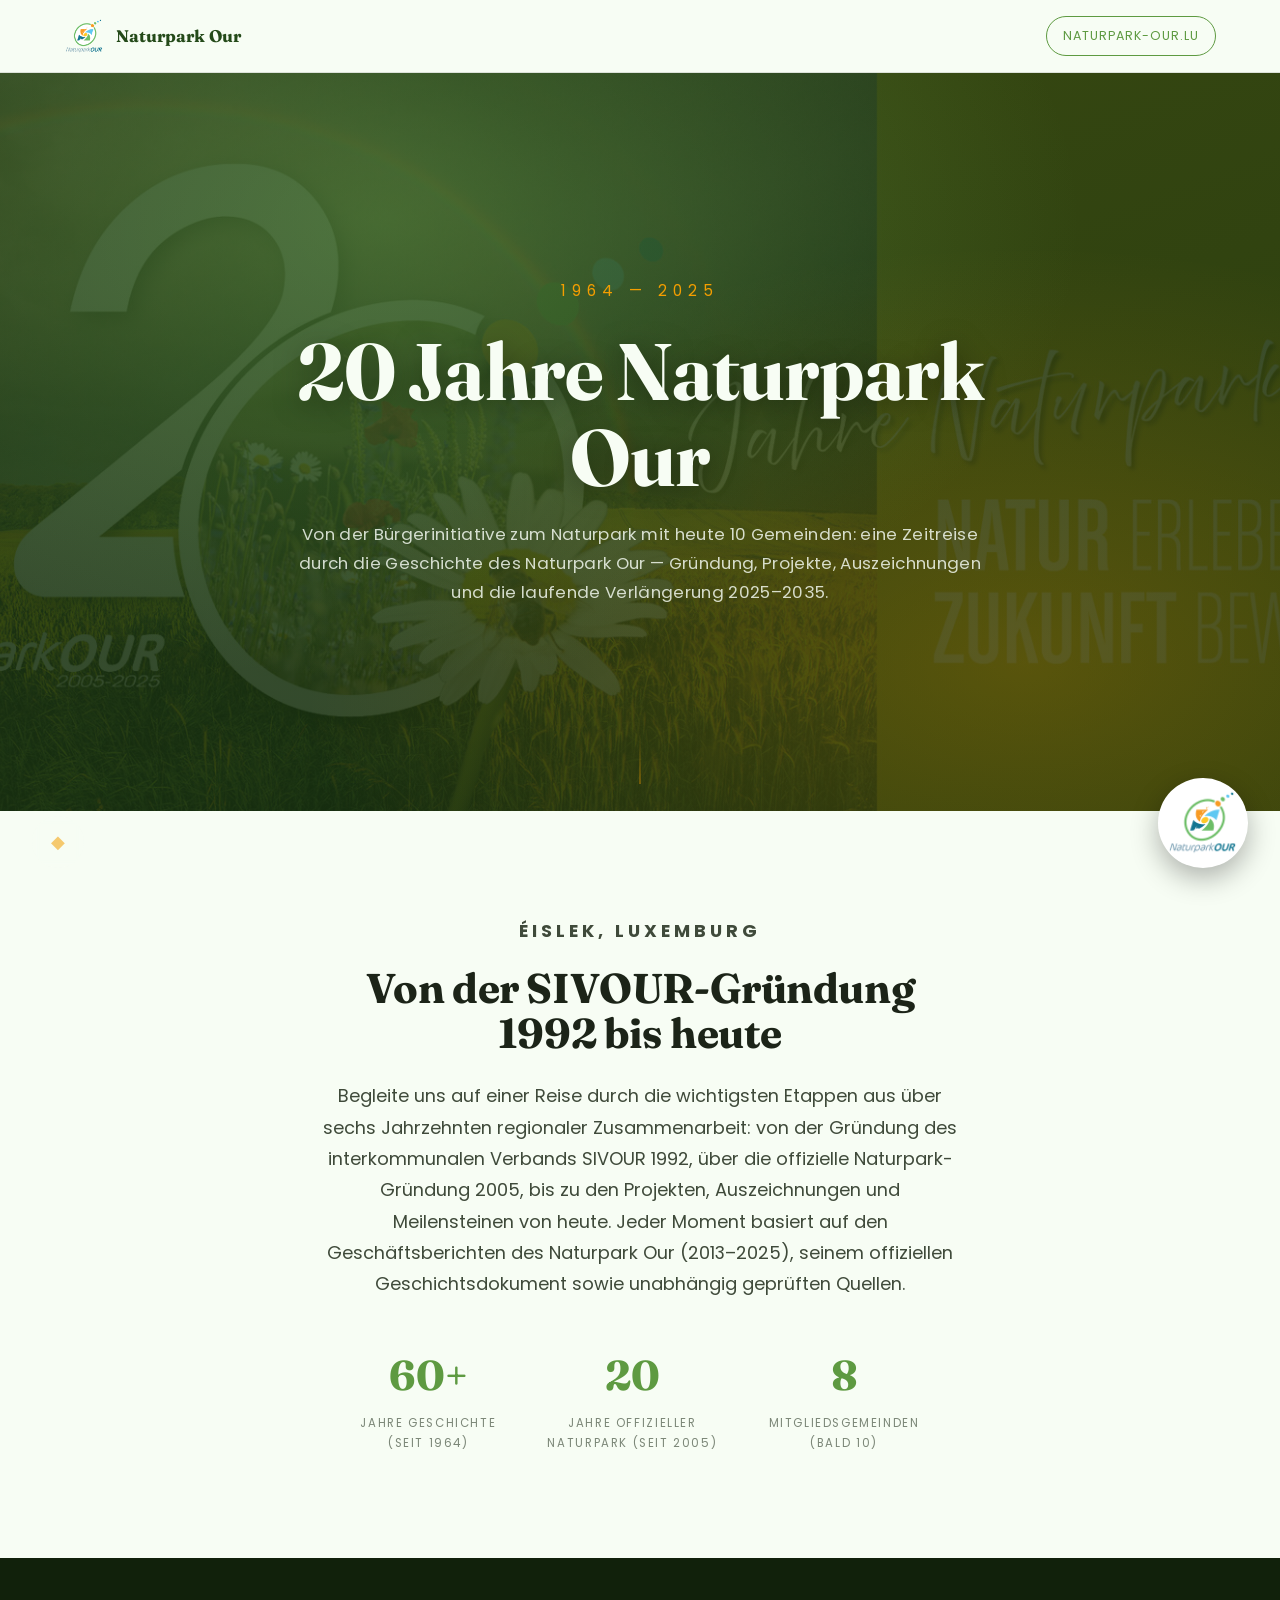
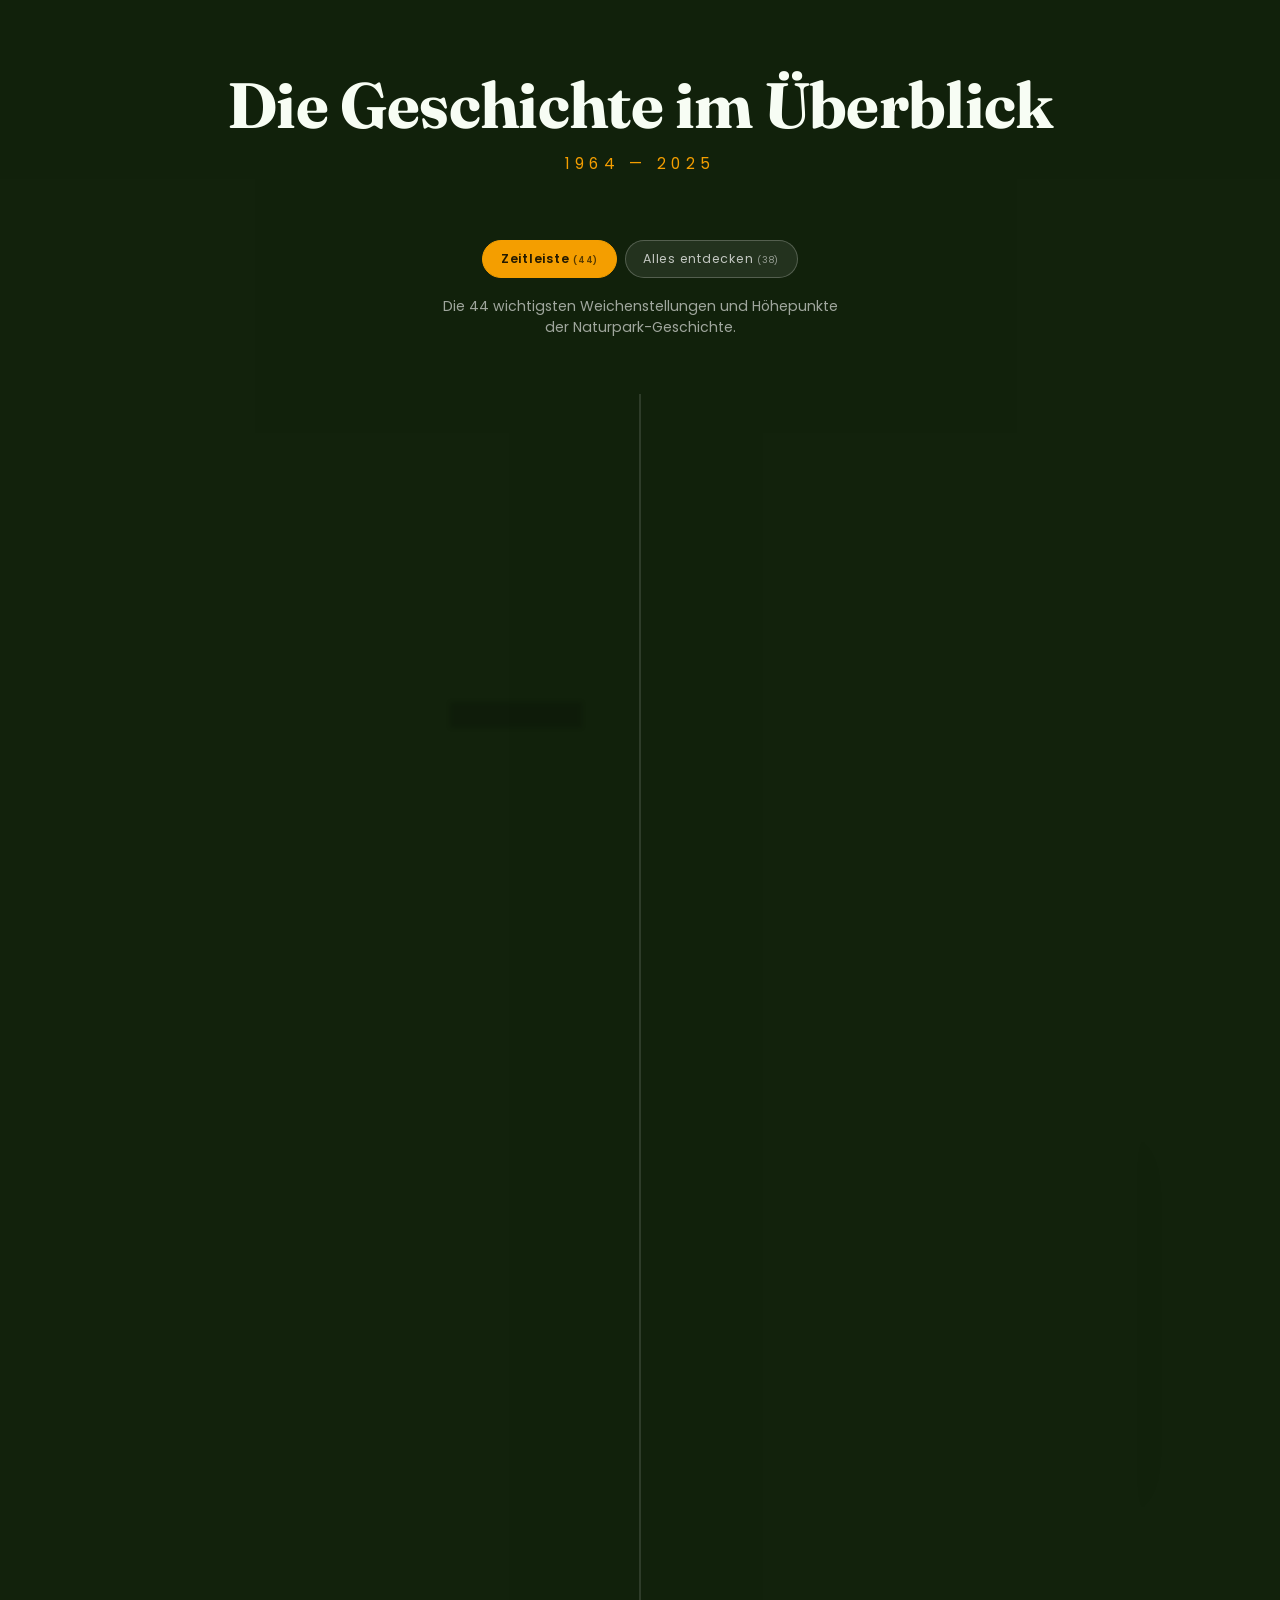
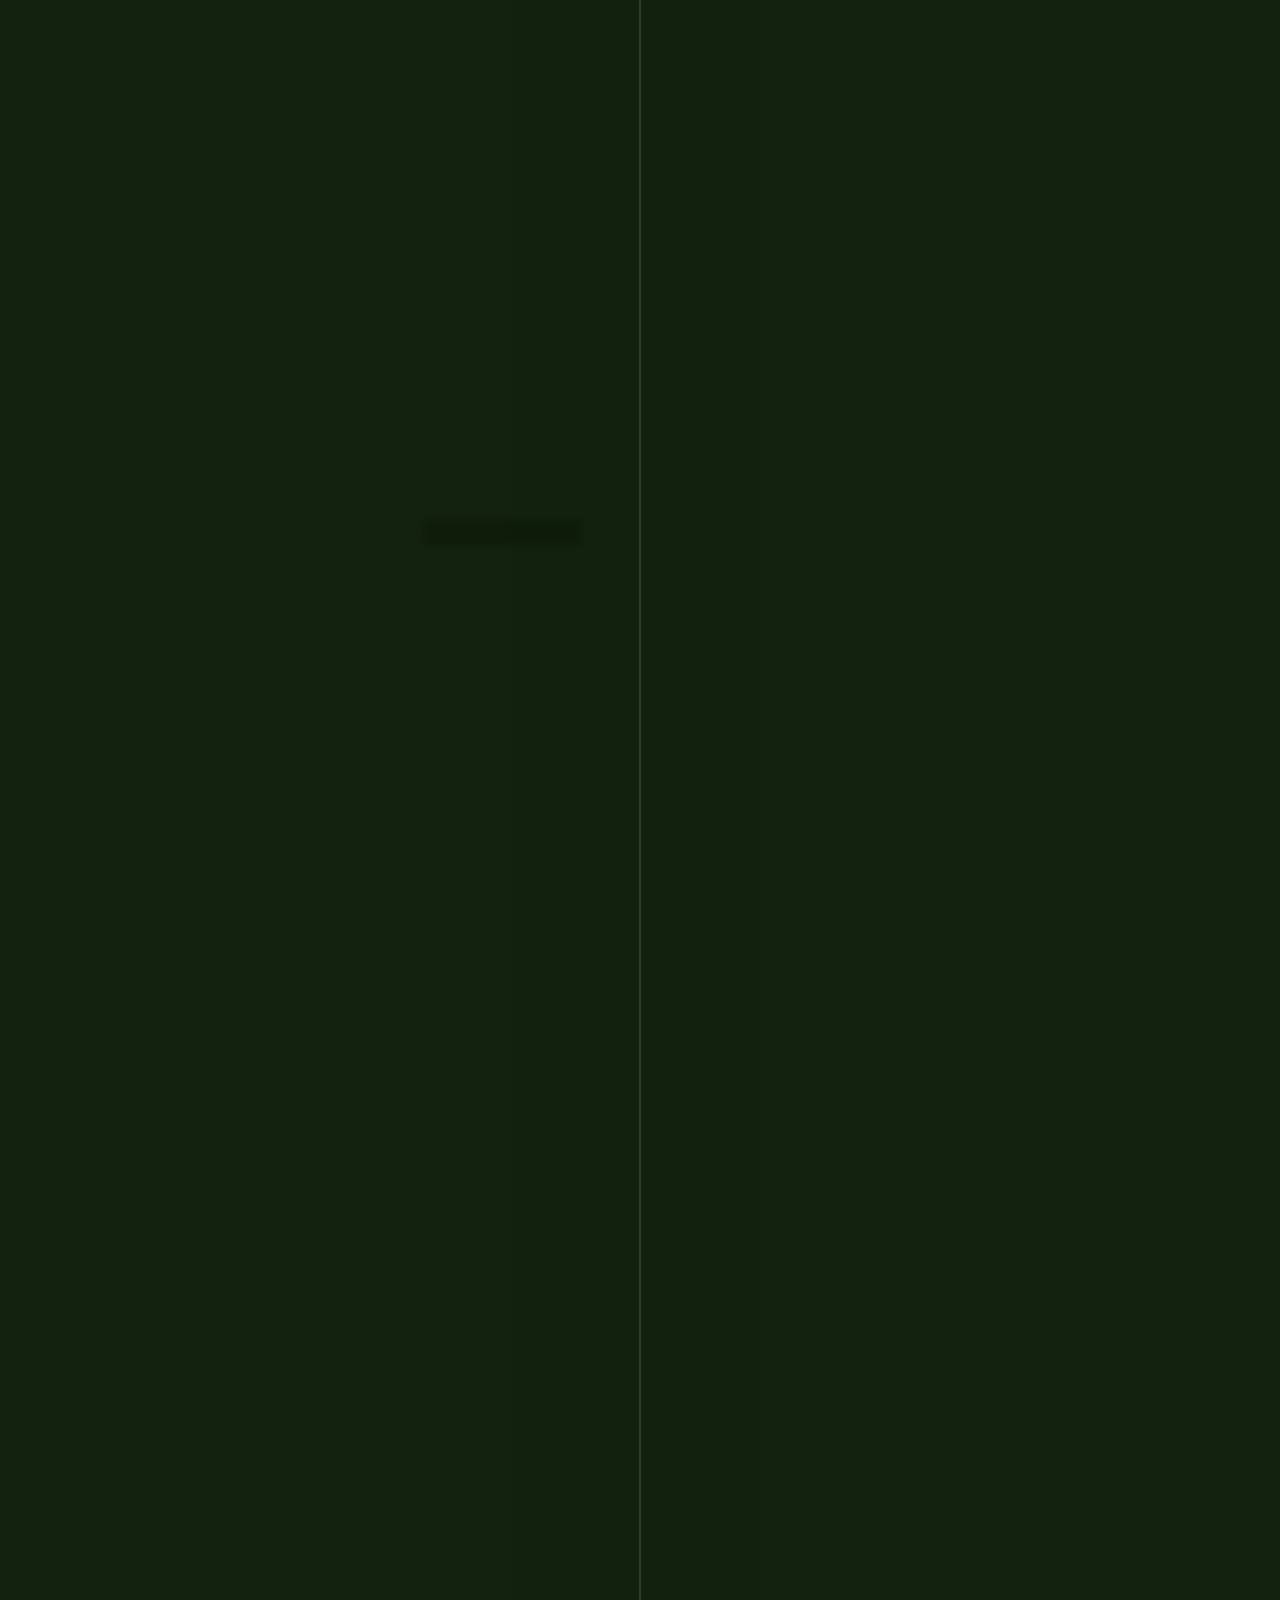
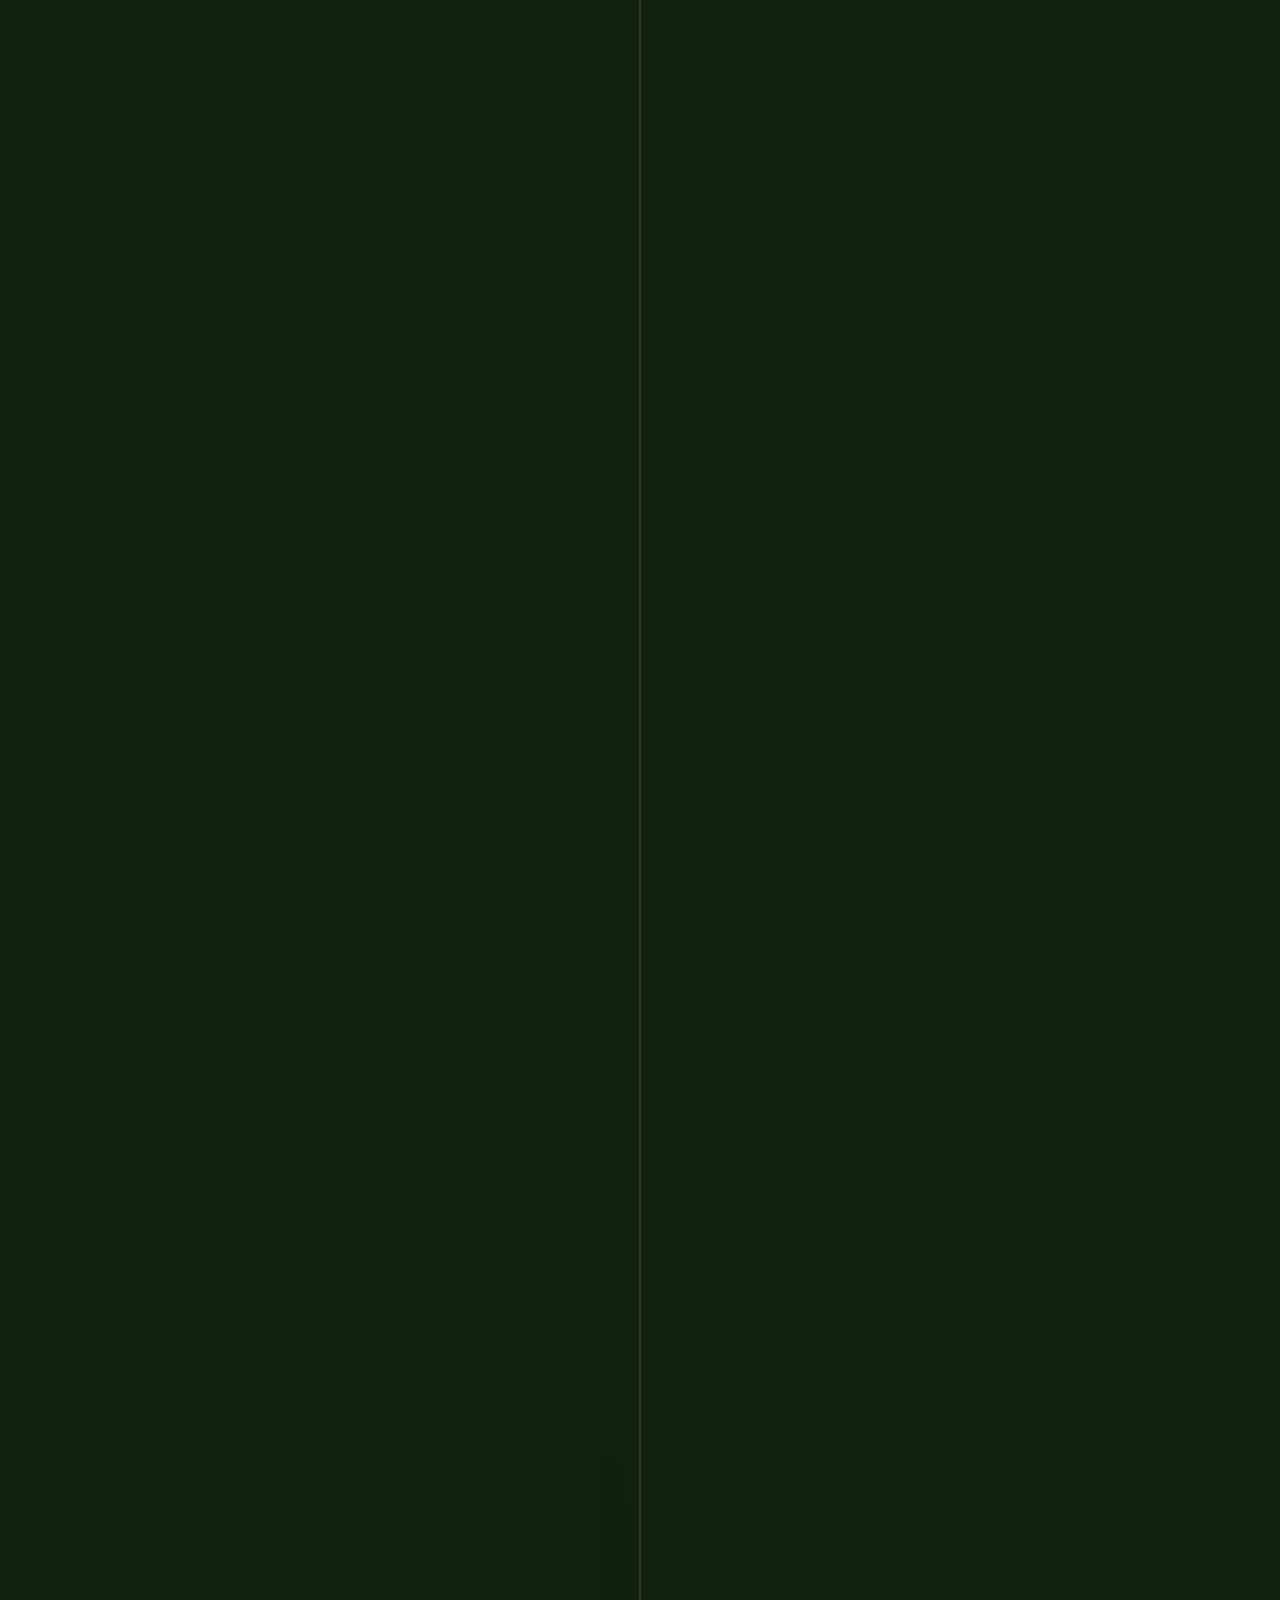
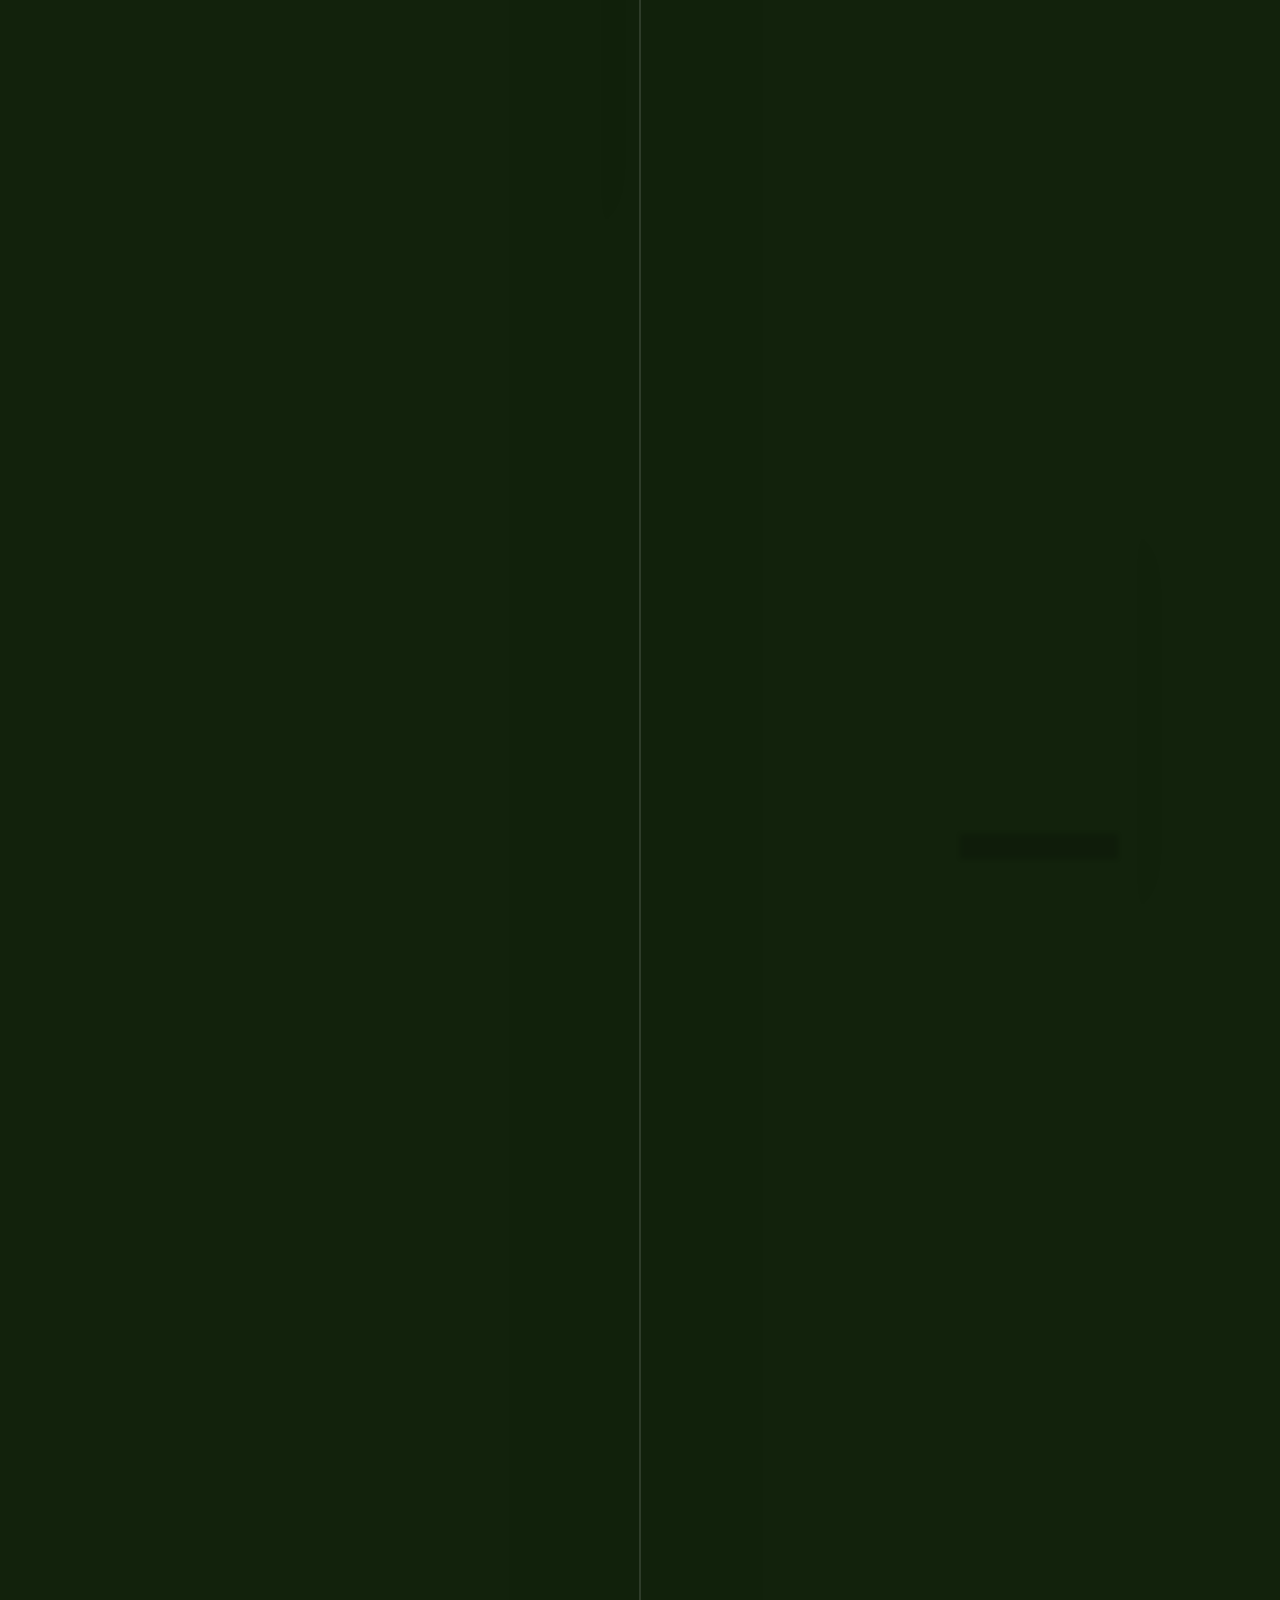
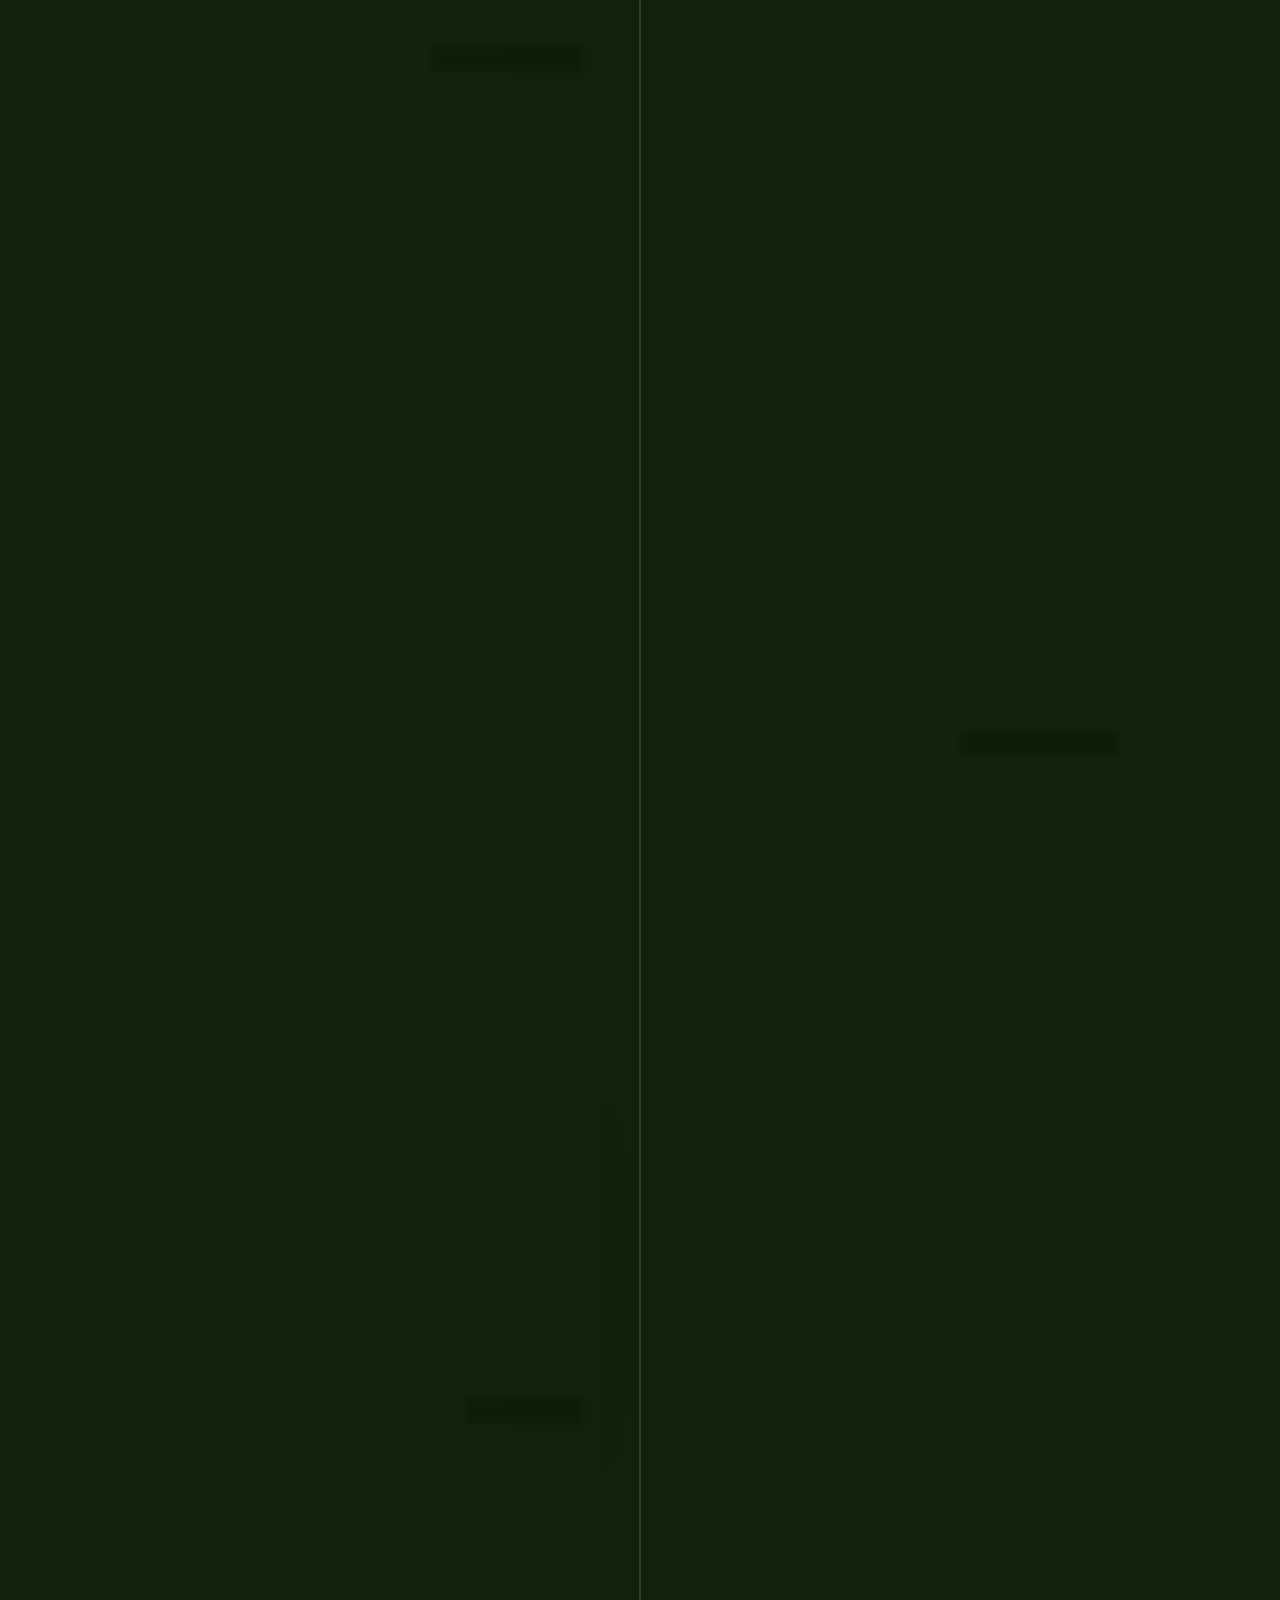
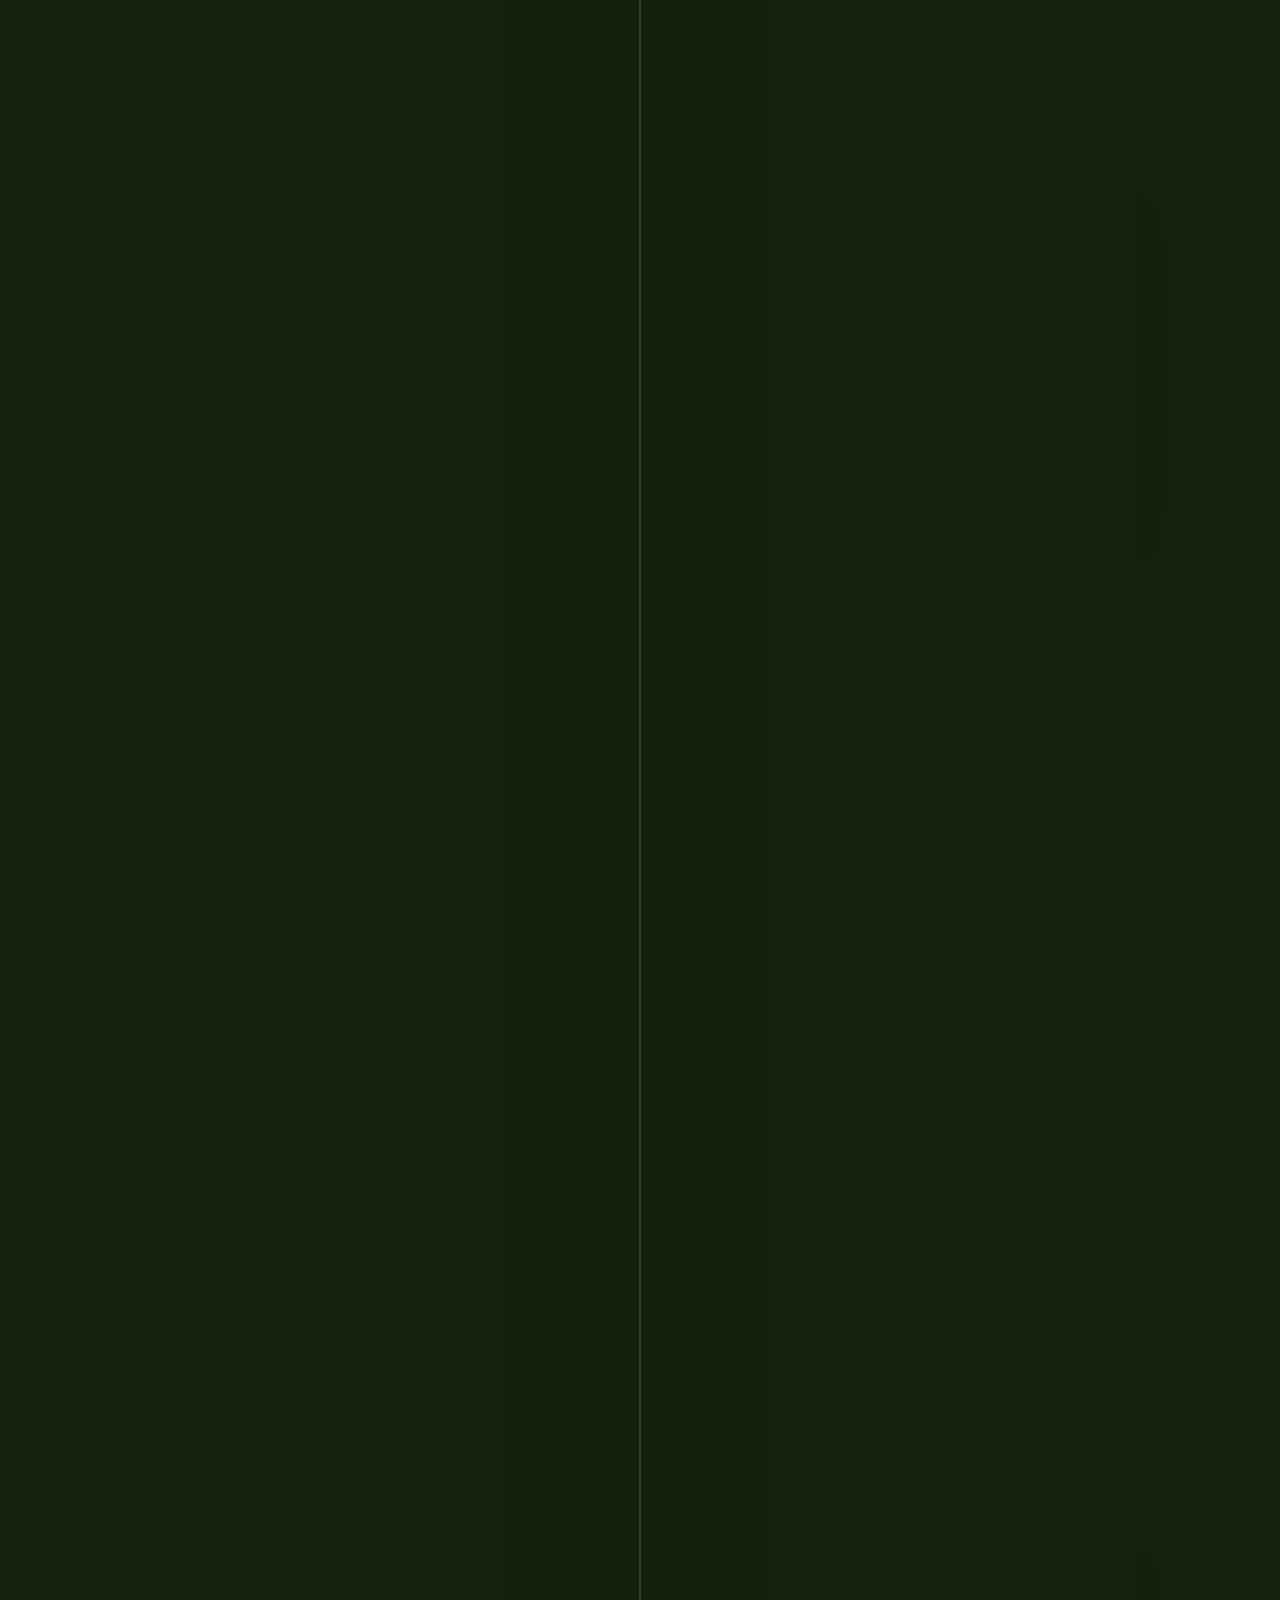
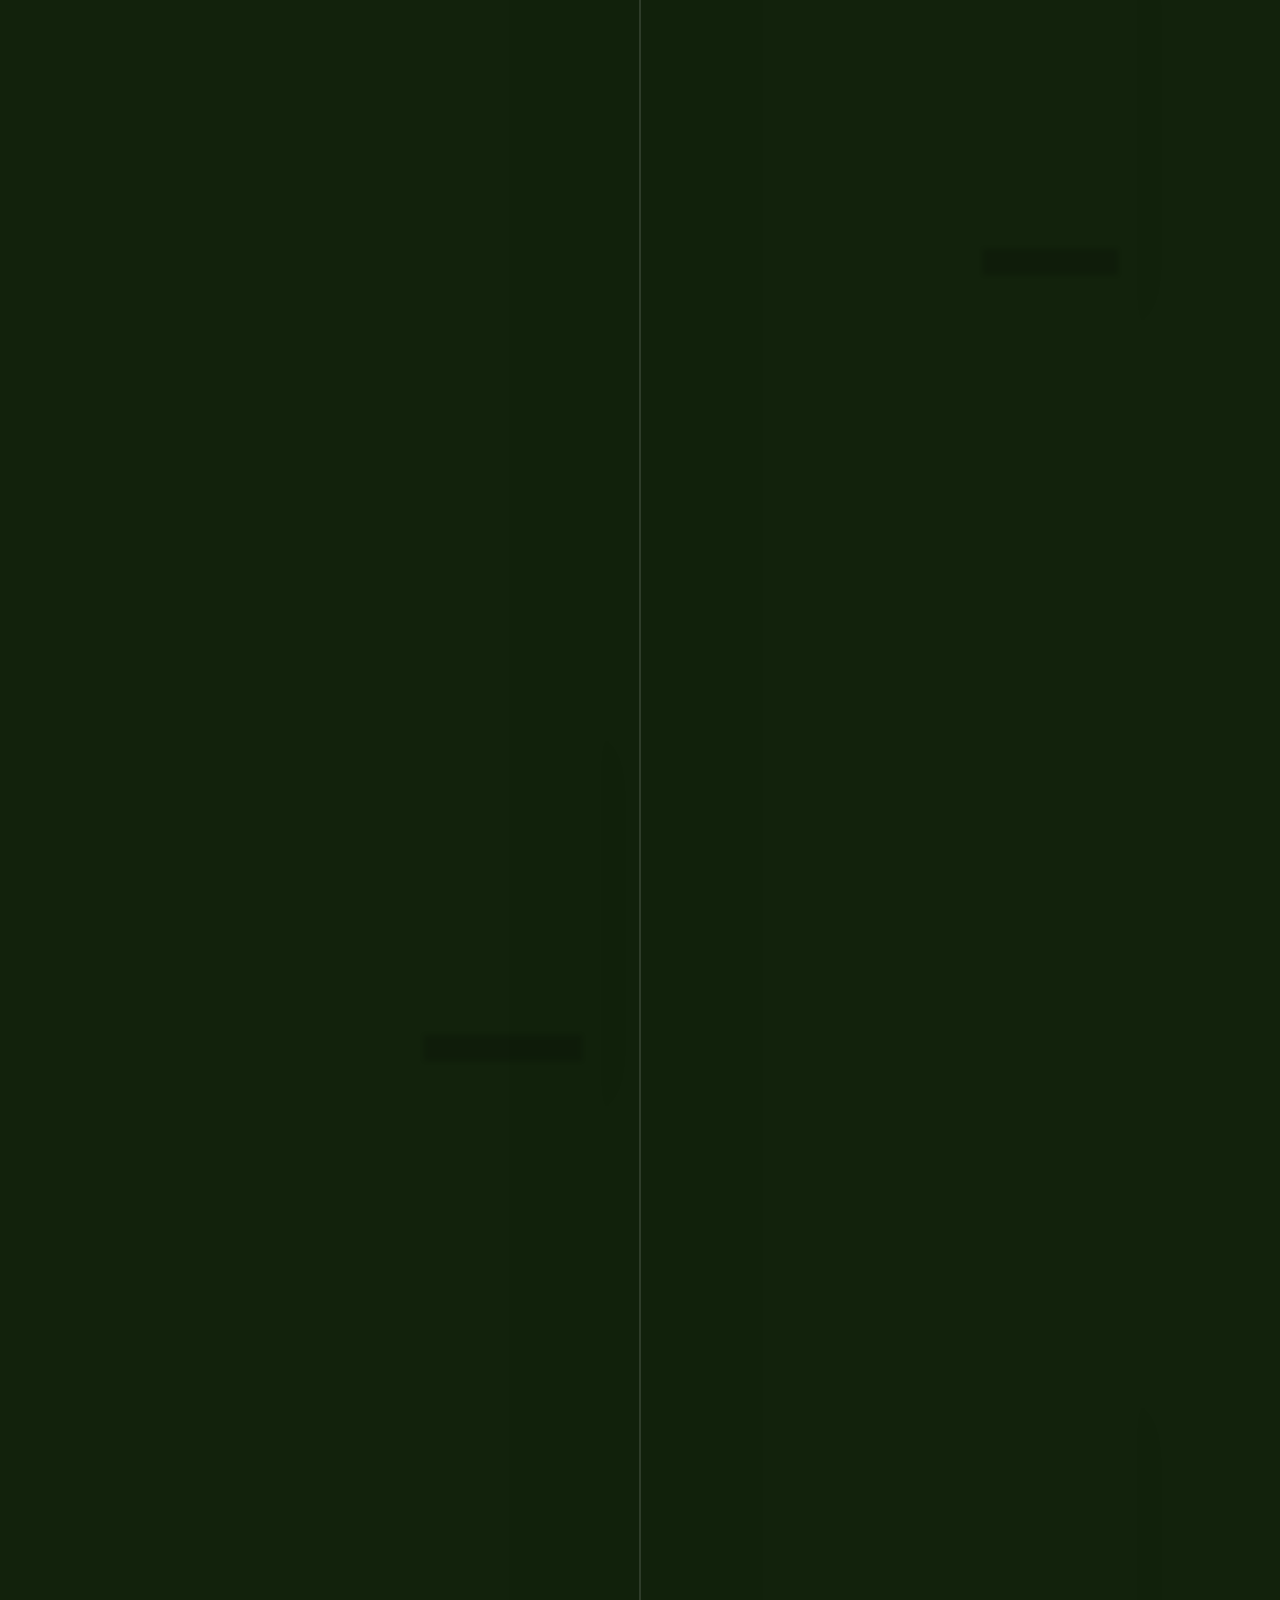
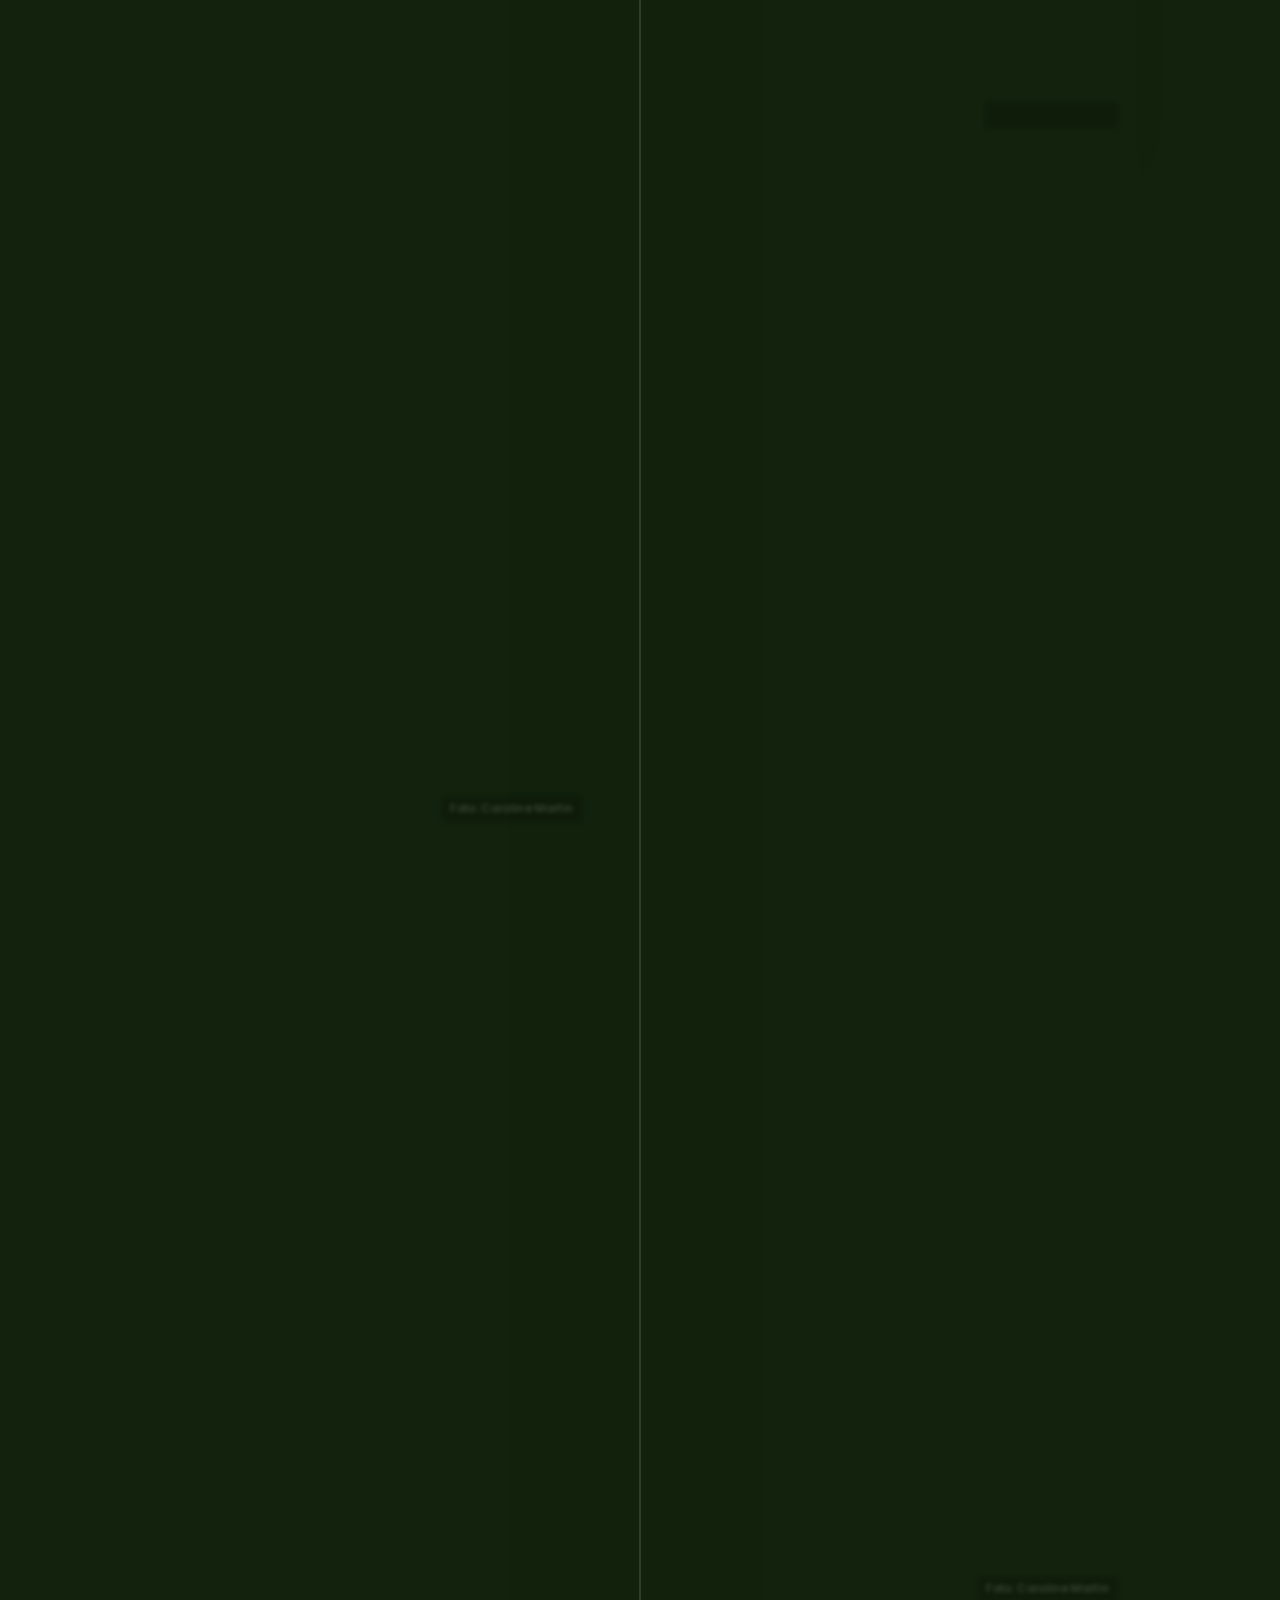
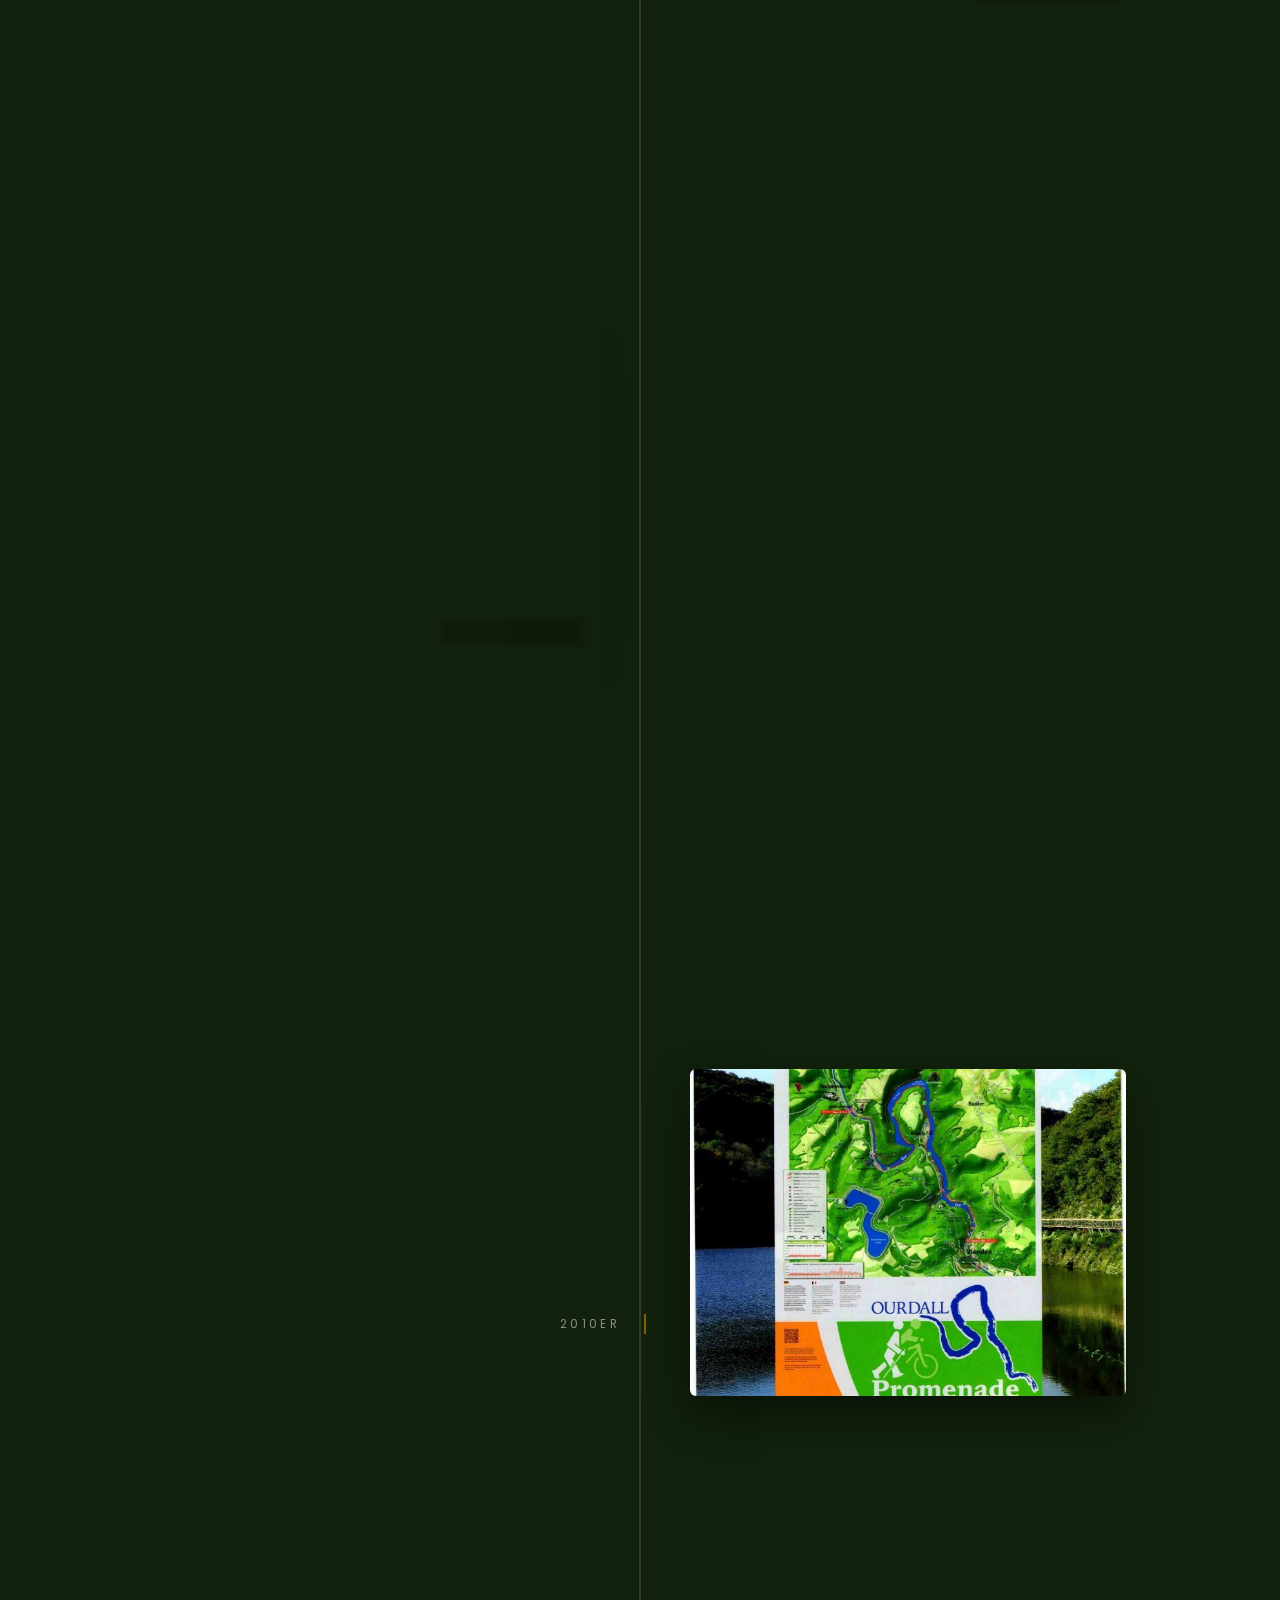
<file: index.html>
<!DOCTYPE html>
<html lang="de">
<head>
  <meta charset="UTF-8"/>
  <meta name="viewport" content="width=device-width, initial-scale=1.0"/>
  <meta name="description" content="Naturpark Our — 60+ Jahre Geschichte: eine Scroll-Zeitleiste von der SIVOUR-Gründung 1992 bis zur Verlängerung 2025-2035."/>
  <title>Naturpark Our — Eine Geschichte durch die Jahre</title>
  <link rel="stylesheet" href="css/timeline.css"/>
</head>
<body class="np-page">

  <!-- Top-of-page reading progress bar -->
  <div class="np-progress" aria-hidden="true"></div>

  <!-- Bottom-right scroll-rotating logo badge -->
  <aside class="np-spinner" aria-hidden="true">
    <div class="np-spinner__inner">
      <img src="content/images/logo.png" alt=""/>
    </div>
  </aside>

  <!-- Bottom-left hidden-gem trigger: a handful of archive finds that don't
       fit the dated timeline, tucked away for anyone who goes looking. -->
  <button type="button" class="np-gem-trigger" id="npGemTrigger" aria-haspopup="dialog" aria-controls="npGemModal" title="Ein verstecktes Kapitel entdecken">
    <span class="np-gem-icon" aria-hidden="true">◆</span>
  </button>

  <!-- Brand top bar -->
  <header class="np-topbar">
    <img src="content/images/logo.png" alt="Naturpark Our"/>
    <span>Naturpark Our</span>
    <a class="np-topbar-link" href="https://naturpark-our.lu" target="_blank" rel="noopener">naturpark-our.lu</a>
  </header>

  <main>

  <!-- ════════════════════════════════════════════════════════════
       HERO
       ════════════════════════════════════════════════════════════ -->
  <section class="np-hero" aria-label="Naturpark Our — Geschichte">
    <div class="np-hero-inner">
      <span class="np-hero-period">1964 — 2025</span>
      <h1 class="np-hero-title">20 Jahre Naturpark Our</h1>
      <p class="np-hero-sub">
        Von der Bürgerinitiative zum Naturpark mit heute 10 Gemeinden: eine Zeitreise durch die Geschichte
        des Naturpark Our — Gründung, Projekte, Auszeichnungen und die laufende Verlängerung 2025–2035.
      </p>
    </div>
    <div class="np-hero-scroll-cue" aria-hidden="true"></div>
  </section>

  <!-- ════════════════════════════════════════════════════════════
       INTRO
       ════════════════════════════════════════════════════════════ -->
  <section class="np-intro">
    <div class="np-intro-inner">
      <p class="np-intro-eyebrow">Éislek, Luxemburg</p>
      <h2 class="np-intro-title">Von der SIVOUR-Gründung 1992 bis heute</h2>
      <p>
        Begleite uns auf einer Reise durch die wichtigsten Etappen aus über sechs Jahrzehnten regionaler
        Zusammenarbeit: von der Gründung des interkommunalen Verbands SIVOUR 1992, über die offizielle
        Naturpark-Gründung 2005, bis zu den Projekten, Auszeichnungen und Meilensteinen von heute. Jeder
        Moment basiert auf den Geschäftsberichten des Naturpark Our (2013–2025), seinem offiziellen
        Geschichtsdokument sowie unabhängig geprüften Quellen.
      </p>
      <div class="np-intro-stats">
        <div class="np-stat"><strong>60+</strong><span>Jahre Geschichte<br/>(seit 1964)</span></div>
        <div class="np-stat"><strong>20</strong><span>Jahre offizieller<br/>Naturpark (seit 2005)</span></div>
        <div class="np-stat"><strong>8</strong><span>Mitglieds­gemeinden<br/>(bald 10)</span></div>
      </div>
    </div>
  </section>

  <!-- ════════════════════════════════════════════════════════════
       TIMELINE
       ════════════════════════════════════════════════════════════ -->
  <section class="np-timeline-section" aria-label="Zeitleiste" data-active-tier="timeline">
    <div class="np-timeline-header">
      <h2>Die Geschichte im Überblick</h2>
      <span class="np-sub">1964 — 2025</span>
    </div>

    <div class="np-tier-toggle" role="group" aria-label="Detailgrad wählen">
      <button type="button" class="np-tier-btn" data-tier-select="timeline" aria-pressed="true">
        Zeitleiste <span class="np-tier-count"></span>
      </button>
      <button type="button" class="np-tier-btn" data-tier-select="internal" aria-pressed="false">
        Alles entdecken <span class="np-tier-count"></span>
      </button>
    </div>
    <p class="np-tier-hint">
      <span class="np-tier-hint-timeline">Die 44 wichtigsten Weichenstellungen und Höhepunkte der Naturpark-Geschichte.</span>
      <span class="np-tier-hint-internal">Alle 38 weiteren Projekte, Feste und Exkursionen — für alle, die tiefer eintauchen wollen.</span>
    </p>

    <ul class="np-timeline">
      <li class="np-item" data-label="1960er Jahre" data-tier="timeline">
        <div class="np-item__inner">
          <div class="np-item__img-wrap">
            <img src="content/images/kulturlandschaft-nebel.jpg" alt="Nebelmeer über dem Éislek — Kulturlandschaft des Naturpark Our" loading="lazy"/>
            <span class="np-item__credit">Foto: Anna Molzahn</span>
          </div>
          <span class="np-item__tag">Organisation</span>
          <div class="np-item__year">1964</div>
          <h3 class="np-item__title">Staatsvertrag zur Gründung des Deutsch-Luxemburgischen Naturparks (zwischen Luxemburg und Rheinland-Pfalz)</h3>
          <p class="np-item__desc">Erster länderübergreifender Naturpark Westeuropas — bis heute Grundlage der grenzüberschreitenden Zusammenarbeit.</p>
        </div>
      </li>

      <li class="np-item" data-label="1970er Jahre" data-tier="timeline">
        <div class="np-item__inner">
          <div class="np-item__img-wrap">
            <img src="content/images/europadiplom-schutzgebiete.jpg" alt="Emblem des Europadiploms für Schutzgebiete des Europarats" loading="lazy"/>
          </div>
          <span class="np-item__tag">Auszeichnung</span>
          <div class="np-item__year">1973</div>
          <h3 class="np-item__title">Europadiplom für Schutzgebiete des Europarats für den Deutsch-Luxemburgischen Naturpark</h3>
          <p class="np-item__desc">Erste internationale Anerkennung der Region; die Auszeichnung wird bis heute (2025) jährlich verteidigt.</p>
        </div>
      </li>

      <li class="np-item" data-label="1990er Jahre" data-tier="timeline">
        <div class="np-item__inner">
          <div class="np-item__img-wrap">
            <img src="content/images/kulturlandschaft-wildblumen.jpg" alt="Wildblumenwiese im Ourtal" loading="lazy"/>
            <span class="np-item__credit">Foto: Raymond Clement</span>
          </div>
          <span class="np-item__tag">Organisation</span>
          <div class="np-item__year np-item__year--range">Aug. 1992</div>
          <h3 class="np-item__title">Gründung des SIVOUR (Syndicat Intercommunal de la Vallée de l&#x27;Our) durch 5 Gemeinden, auf Anregung der Vereinigung &quot;D&#x27;Frënn vam Ourdall&quot;</h3>
          <p class="np-item__desc">Vorläuferorganisation, aus der 13 Jahre später der Naturpark Our hervorging. Wuchs bis 1998 auf 13 Gemeinden (327 km², ~14.000 Einwohner) an, bevor der Naturpark 2005 gegründet wurde.</p>
        </div>
      </li>

      <li class="np-item" data-label="1990er Jahre" data-tier="timeline">
        <div class="np-item__inner">
          <div class="np-item__img-wrap">
            <img src="content/images/loi-parc-naturel-1993.jpg" alt="Loi du 10 août 1993 relative aux parcs naturels" loading="lazy"/>
          </div>
          <span class="np-item__tag">Organisation</span>
          <div class="np-item__year np-item__year--range">Aug. 1993</div>
          <h3 class="np-item__title">Luxemburgisches Naturparkgesetz erlassen</h3>
          <p class="np-item__desc">Rechtliche Grundlage für die Gründung aller luxemburgischen Naturparke, einschließlich des Naturpark Our.</p>
        </div>
      </li>

      <li class="np-item np-item--internal" data-label="1990er Jahre" data-tier="internal">
        <div class="np-item__inner">
          <div class="np-item__img-wrap">
            <img src="content/images/int-family-of-man.jpg" alt="The Family of Man (Schloss Clervaux)" loading="lazy"/>
            <span class="np-item__credit">Foto: Liz Hacken</span>
          </div>
          <span class="np-item__tag">Kultur &amp; Besuche</span>
          <div class="np-item__year np-item__year--range">seit 1994</div>
          <h3 class="np-item__title">The Family of Man (Schloss Clervaux)</h3>
          <p class="np-item__desc">Die legendäre Fotoausstellung von Edward Steichen (503 Bilder von 273 Fotografen) ist seit 1994 dauerhaft auf Schloss Clervaux zu sehen; 2003 wurde sie ins UNESCO-Weltdokumentenerbe aufgenommen, 2013 nach Renovierung neu eröffnet.</p>
        </div>
      </li>

      <li class="np-item np-item--text" data-label="Vorgeschichte" data-tier="timeline">
        <div class="np-item__inner">
          <div class="np-item__year">1994</div>
          <h3 class="np-item__title">Von der Bürgerinitiative zur Planungsprozedur</h3>
          <p class="np-item__desc">Zwischen der ersten Idee und der offiziellen Gründung liegen mehr als zehn Jahre Vorarbeit: Auf Initiative der Vereinigung „D&#x27;Frënn vam Ourdall&quot; schließen sich 1992 fünf Gemeinden zum SIVOUR zusammen. 1994 bittet der Verband das Landesplanungsministerium offiziell, die Naturpark-Gründungsprozedur einzuleiten — der Startschuss für über ein Jahrzehnt gemeinsamer Planungsarbeit, Bürgerbeteiligung und Konzeptentwicklung.</p>
        </div>
      </li>

      <li class="np-item" data-label="1990er Jahre" data-tier="timeline">
        <div class="np-item__inner">
          <div class="np-item__img-wrap">
            <img src="content/images/klangwanderweg-sonnenuntergang.jpg" alt="Klangwanderweg Hoscheid im Abendlicht" loading="lazy"/>
            <img class="np-item__logo-badge" src="content/images/logo-klangwanderweg.png" alt="Logo Klangwanderweg Hoscheid" loading="lazy"/>
          </div>
          <span class="np-item__tag">Naturpark entdecken</span>
          <div class="np-item__year">1999</div>
          <h3 class="np-item__title">Erste Klanginstallationen am Klangwanderweg (&quot;sentier sonore&quot;) Hoscheid, geschaffen vom Klangkünstler Michael Bradke</h3>
          <p class="np-item__desc">Eines der ersten und bis heute langlebigsten Erlebniswege-Projekte des Naturparks. Laut dem offiziellen Geschichtsdokument des Naturpark Our gehörte der Klangwanderweg zu den Projekten, die das SIVOUR bereits vor der offiziellen Naturpark-Gründung (seit 1998) in Angriff nahm — 2025 weiterhin aktiv gepflegt und repariert, 2017 mit großem Jubiläumsfest zum 15-jährigen Bestehen gefeiert. Wird zu einem der touristischen Aushängeschilder der Region.</p>
        </div>
      </li>

      <li class="np-item" data-label="2000er" data-tier="timeline">
        <div class="np-item__inner">
          <div class="np-item__img-wrap">
            <img src="content/images/pflanzenboerse-stolzemburg.jpg" alt="Presseartikel zur Pflanzenbörse Stolzemburg" loading="lazy"/>
            <img class="np-item__logo-badge" src="content/images/logo-boursesauxplantes.png" alt="Logo Bourse aux Plantes Stolzemburg" loading="lazy"/>
          </div>
          <span class="np-item__tag">Naturpark entdecken</span>
          <div class="np-item__year">2000</div>
          <h3 class="np-item__title">Einführung der Pflanzenbörse Stolzemburg</h3>
          <p class="np-item__desc">Wird zur am längsten laufenden wiederkehrenden Veranstaltung des Naturparks (2021: 20-jähriges Jubiläum).</p>
        </div>
      </li>

      <li class="np-item" data-label="2000er" data-tier="timeline">
        <div class="np-item__inner">
          <div class="np-item__img-wrap">
            <img src="content/images/int-jardins-a-suivre.jpg" alt="Jardins à suivre" loading="lazy"/>
            <span class="np-item__credit">Foto: Raymond Clement</span>
          </div>
          <span class="np-item__tag">Naturpark entdecken</span>
          <div class="np-item__year">2000</div>
          <h3 class="np-item__title">Interreg-Künstlergärten-Festival &quot;Jardins…à suivre&quot;, Troisvierges</h3>
          <p class="np-item__desc">Studierendengruppen der Universitäten München, Versailles und Edinburgh gestalten auf einer ehemaligen Wiese in Troisvierges thematische Künstlergärten — der Grundstein des heutigen &quot;Jardin de l&#x27;Europe&quot;. Weitere Editionen 2004 und 2007 (u. a. &quot;Danse des Elfes&quot;, &quot;Cercle magique&quot;, &quot;Jardin des graminées&quot;) lassen daraus den grenzüberschreitenden Künstlergärten-Weg wachsen.</p>
        </div>
      </li>

      <li class="np-item np-item--internal" data-label="2000er" data-tier="internal">
        <div class="np-item__inner">
          <div class="np-item__img-wrap">
            <img src="content/images/int-versuchsfelder.jpg" alt="Besichtigung der Versuchsfelder" loading="lazy"/>
            <img class="np-item__logo-badge" src="content/images/logo-versuchsfelder.png" alt="Logo Versuchsfelder" loading="lazy"/>
          </div>
          <span class="np-item__tag">Langzeitprojekt</span>
          <div class="np-item__year np-item__year--range">2001</div>
          <h3 class="np-item__title">Versuchsfelder</h3>
          <p class="np-item__desc">Landwirtschaftliches Versuchsfeld-Projekt des Naturpark Our zur Erprobung neuer Anbaumethoden und Kulturpflanzen in der Region.</p>
        </div>
      </li>

      <li class="np-item" data-label="2000er" data-tier="timeline">
        <div class="np-item__inner">
          <div class="np-item__img-wrap">
            <img src="content/images/buecherfest-vianden.jpg" alt="Bücherfest Vianden, am Schloss" loading="lazy"/>
            <span class="np-item__credit">Foto: Vincenzo Cardile</span>
            <img class="np-item__logo-badge" src="content/images/logo-citelitteraire.png" alt="Logo Cité Littéraire Vianden" loading="lazy"/>
          </div>
          <span class="np-item__tag">Kultur</span>
          <div class="np-item__year">2002</div>
          <h3 class="np-item__title">Erstes Bücherfest in Vianden</h3>
          <p class="np-item__desc">Startpunkt der bis heute laufenden &quot;Cité littéraire&quot;-Kulturschiene in Vianden (später &quot;Veiner Pabeier- a Béicherdeeg&quot;).</p>
        </div>
      </li>

      <li class="np-item np-item--internal" data-label="2000er" data-tier="internal">
        <div class="np-item__inner">
          <div class="np-item__img-wrap">
            <img src="content/images/int-naturparkkalender.jpg" alt="Erster „Lëtzebuerger Naturpark-Kalenner&quot;" loading="lazy"/>
          </div>
          <span class="np-item__tag">Langzeitprojekt</span>
          <div class="np-item__year np-item__year--range">seit 2002</div>
          <h3 class="np-item__title">Erster „Lëtzebuerger Naturpark-Kalenner&quot;</h3>
          <p class="np-item__desc">Gemeinsamer Fotokalender der Naturparke Our und Obersauer mit Aufnahmen von Raymond Clement — gratis für alle Haushalte der Naturpark-Gemeinden und seither regelmäßig neu aufgelegt.</p>
        </div>
      </li>

      <li class="np-item np-item--internal" data-label="2000er" data-tier="internal">
        <div class="np-item__inner">
          <div class="np-item__img-wrap">
            <img src="content/images/int-loufest.jpg" alt="Loufest" loading="lazy"/>
            <span class="np-item__credit">Foto: Joelle Mathias</span>
            <img class="np-item__logo-badge" src="content/images/logo-loufest.png" alt="Logo Loufest" loading="lazy"/>
          </div>
          <span class="np-item__tag">Kultur &amp; Besuche</span>
          <div class="np-item__year np-item__year--range">2002</div>
          <h3 class="np-item__title">Loufest</h3>
          <p class="np-item__desc">Fest rund um die traditionelle Lohgewinnung („Lou&quot;): Die Rinde der Eichenniederwälder des Öslings wurde früher zum Gerben genutzt — das Fest hielt dieses Kulturerbe lebendig.</p>
        </div>
      </li>

      <li class="np-item np-item--internal" data-label="2000er" data-tier="internal">
        <div class="np-item__inner">
          <span class="np-item__tag">Langzeitprojekt</span>
          <div class="np-item__year np-item__year--range">seit 2002</div>
          <h3 class="np-item__title">Naturpark Our auf der Oeko-Foire</h3>
          <p class="np-item__desc">Der Naturpark präsentierte sich ab 2002 regelmäßig auf der Oeko-Foire in Luxemburg-Kirchberg; 2003 wurde dort die neue Marke „Lëtzebuerger Naturpark&quot; erstmals vorgestellt.</p>
        </div>
      </li>

      <li class="np-item" data-label="2000er" data-tier="timeline">
        <div class="np-item__inner">
          <div class="np-item__img-wrap">
            <img src="content/images/naturpark-lichtstrahlen.jpg" alt="Lichtstrahlen im Wald des Naturpark Our" loading="lazy"/>
            <span class="np-item__credit">Foto: Raymond Clement</span>
          </div>
          <span class="np-item__tag">Organisation</span>
          <div class="np-item__year np-item__year--range">Dez. 2003</div>
          <h3 class="np-item__title">Entwicklungskonzept (Etude détaillée) öffentlich vorgestellt</h3>
          <p class="np-item__desc">Letzter formaler Planungsschritt vor der offiziellen Gründung des Naturparks.</p>
        </div>
      </li>

      <li class="np-item np-item--internal" data-label="2000er" data-tier="internal">
        <div class="np-item__inner">
          <div class="np-item__img-wrap">
            <img src="content/images/int-mittelalterfest-vianden.jpg" alt="Mittelalterfest auf Schloss Vianden" loading="lazy"/>
            <span class="np-item__credit">Foto: Visit Eislek</span>
          </div>
          <span class="np-item__tag">Kultur &amp; Besuche</span>
          <div class="np-item__year np-item__year--range">seit 2003</div>
          <h3 class="np-item__title">Mittelalterfest auf Schloss Vianden</h3>
          <p class="np-item__desc">Das größte Mittelalterspektakel Luxemburgs und der Großregion: Ritterlager, Gaukler und Markttreiben vor der Kulisse der Burg Vianden — jährlich Ende Juli/Anfang August (2026: 24. Ausgabe).</p>
        </div>
      </li>

      <li class="np-item" data-label="2000er" data-tier="timeline">
        <div class="np-item__inner">
          <div class="np-item__img-wrap">
            <img src="content/images/our-fluss-nebel.jpg" alt="Die Our im Morgennebel" loading="lazy"/>
            <span class="np-item__credit">Foto: Pierre Haas</span>
          </div>
          <span class="np-item__tag">Natur &amp; Umwelt</span>
          <div class="np-item__year np-item__year--range">März 2005</div>
          <h3 class="np-item__title">Fließgewässerpartnerschaft Naturpark Our gegründet</h3>
          <p class="np-item__desc">Wird zum langjährigen Kernprogramm für Gewässerschutz — bis heute aktiv (2025: Abschluss der Renaturierung der Tandelerbaach).</p>
        </div>
      </li>

      <li class="np-item" data-label="2000er" data-tier="timeline">
        <div class="np-item__inner">
          <div class="np-item__img-wrap">
            <img src="content/images/memorial-a92-2005.jpg" alt="Mémorial A-92 vom Juni 2005 — Gründungsverordnung des Parc Naturel de l&#x27;Our" loading="lazy"/>
          </div>
          <span class="np-item__tag">Organisation</span>
          <div class="np-item__year np-item__year--range">Juni 2005</div>
          <h3 class="np-item__title">Offizielle Gründung des Naturpark Our (großherzogliche Verordnung, Mémorial A-92)</h3>
          <p class="np-item__desc">Das eigentliche Gründungsdatum des Naturparks.</p>
        </div>
      </li>

      <li class="np-item" data-label="2000er" data-tier="timeline">
        <div class="np-item__inner">
          <div class="np-item__img-wrap">
            <img src="content/images/int-gis-system.jpg" alt="Start des regionalen geographischen Informationssystems „SIG Régional NORD&quot; (GIS)" loading="lazy"/>
          </div>
          <span class="np-item__tag">Organisation</span>
          <div class="np-item__year np-item__year--range">Aug. 2005</div>
          <h3 class="np-item__title">Start des regionalen geographischen Informationssystems &quot;SIG Régional NORD&quot; (GIS)</h3>
          <p class="np-item__desc">Gemeinsames LEADER+-Projekt von SIVOUR und SICLER für 15 Gemeinden: zentrale Verwaltung von Geodaten als Planungswerkzeug — Grundlage des späteren WebGIS des Naturparks.</p>
        </div>
      </li>

      <li class="np-item np-item--internal" data-label="2000er" data-tier="internal">
        <div class="np-item__inner">
          <div class="np-item__img-wrap">
            <img src="content/images/int-parcours-magazin.jpg" alt="Erste Ausgabe des Regionalmagazins „parcours&quot;" loading="lazy"/>
          </div>
          <span class="np-item__tag">Langzeitprojekt</span>
          <div class="np-item__year np-item__year--range">Dez. 2005</div>
          <h3 class="np-item__title">Erste Ausgabe des Regionalmagazins „parcours&quot;</h3>
          <p class="np-item__desc">Gemeinsame Zeitung von Naturpark Our, SICLER und LEADER Clervaux-Vianden; bis Dezember 2015 erschienen 33 Ausgaben, danach abgelöst durch „Naturpark³&quot; bzw. „naturpark.lu&quot;.</p>
        </div>
      </li>

      <li class="np-item np-item--internal" data-label="2000er" data-tier="internal">
        <div class="np-item__inner">
          <div class="np-item__img-wrap">
            <img src="content/images/int-via-botanica.jpg" alt="Via Botanica (Lellingen/Kiischpelt)" loading="lazy"/>
            <span class="np-item__credit">Foto: Visit Eislek</span>
          </div>
          <span class="np-item__tag">Langzeitprojekt</span>
          <div class="np-item__year np-item__year--range">seit den 2000er-Jahren</div>
          <h3 class="np-item__title">Via Botanica (Lellingen/Kiischpelt)</h3>
          <p class="np-item__desc">Botanischer Themenwanderweg durch eine der artenreichsten Landschaften Luxemburgs — Ginsterheiden, Eichenwälder und Magerwiesen; berühmt für die Wildnarzissenblüte im April.</p>
        </div>
      </li>

      <li class="np-item" data-label="2000er" data-tier="timeline">
        <div class="np-item__inner">
          <div class="np-item__img-wrap">
            <img src="content/images/meet-the-makers-2007.jpg" alt="Lebensmittelmesse „Meet the Makers&quot; im Kulturjahr 2007" loading="lazy"/>
            <span class="np-item__credit">Foto: Joelle Mathias</span>
          </div>
          <span class="np-item__tag">Kultur</span>
          <div class="np-item__year">2007</div>
          <h3 class="np-item__title">Naturpark Our beim Kulturjahr 2007: Lebensmittelmesse &quot;Meet the Makers&quot;</h3>
          <p class="np-item__desc">Im Rahmen von &quot;Lëtzebuerg a Groussregioun — Kulturhaaptstad Europas 2007&quot; organisiert der Naturpark Our die Lebensmittelmesse &quot;Meet the Makers&quot; — deren letzte Auflage später zur Blaupause für &quot;Education au Goût des Jeunes&quot; (2013) und das gemeinsame Naturpark-Projekt &quot;Au Goût du Terroir&quot; wird.</p>
        </div>
      </li>

      <li class="np-item np-item--internal" data-label="2000er" data-tier="internal">
        <div class="np-item__inner">
          <div class="np-item__img-wrap">
            <img src="content/images/int-biodiversitaetstag.jpg" alt="Biodiversitätstag" loading="lazy"/>
            <span class="np-item__credit">Foto: Liz Hacken</span>
          </div>
          <span class="np-item__tag">Kultur &amp; Besuche</span>
          <div class="np-item__year np-item__year--range">2008</div>
          <h3 class="np-item__title">Biodiversitätstag</h3>
          <p class="np-item__desc">Grenzüberschreitender Aktionstag zur Artenvielfalt im Ourtal: Wissenschaftler und Naturkundler aus Luxemburg und Rheinland-Pfalz erfassten gemeinsam Tier- und Pflanzenarten beiderseits der Our (nach dem Vorbild des GEO-Tags der Artenvielfalt).</p>
        </div>
      </li>

      <li class="np-item np-item--internal" data-label="2000er" data-tier="internal">
        <div class="np-item__inner">
          <div class="np-item__img-wrap">
            <img src="content/images/int-deierpad-kautenbach.jpg" alt="Déierepad Kautenbach" loading="lazy"/>
            <span class="np-item__credit">Foto: Joelle Mathias</span>
          </div>
          <span class="np-item__tag">Inauguration</span>
          <div class="np-item__year np-item__year--range">2008</div>
          <h3 class="np-item__title">Déierepad Kautenbach</h3>
          <p class="np-item__desc">Eröffnung des rund 4 km langen Tier-Erlebnispfads ab dem Dorfzentrum Kautenbach, der Familien die heimische Tierwelt und ihre Lebensräume näherbringt.</p>
        </div>
      </li>

      <li class="np-item np-item--internal" data-label="2000er" data-tier="internal">
        <div class="np-item__inner">
          <div class="np-item__img-wrap">
            <img src="content/images/int-quiltfestival.jpg" alt="Quiltfestival" loading="lazy"/>
            <span class="np-item__credit">Foto: Laura Londono</span>
          </div>
          <span class="np-item__tag">Kultur &amp; Besuche</span>
          <div class="np-item__year np-item__year--range">seit 2008</div>
          <h3 class="np-item__title">Quiltfestival</h3>
          <p class="np-item__desc">Internationales Quiltfestival Luxembourg: Patchwork- und Textilkunstfestival, das sich im Kiischpelt (Lellingen/Wilwerwiltz) als wiederkehrende Veranstaltung mit internationaler Ausstrahlung etablierte.</p>
        </div>
      </li>

      <li class="np-item np-item--internal" data-label="2000er" data-tier="internal">
        <div class="np-item__inner">
          <div class="np-item__img-wrap">
            <img src="content/images/int-fluchthelferweg.jpg" alt="Sentier des Passeurs (Fluchthelferweg), Troisvierges" loading="lazy"/>
            <img class="np-item__logo-badge" src="content/images/logo-fluchthelferweg.png" alt="Logo Fluchthelferweg" loading="lazy"/>
          </div>
          <span class="np-item__tag">Inauguration</span>
          <div class="np-item__year np-item__year--range">2008</div>
          <h3 class="np-item__title">Sentier des Passeurs (Fluchthelferweg), Troisvierges</h3>
          <p class="np-item__desc">Thematischer Rundwanderweg (Nord 12 km / Süd 9 km) auf den Originalrouten der Fluchthelfer 1942–45, die Resistenzler und Zwangsrekrutierte über die belgische Grenze brachten; seit 2021 mit interaktiver Éislek-App.</p>
        </div>
      </li>

      <li class="np-item" data-label="2000er" data-tier="timeline">
        <div class="np-item__inner">
          <div class="np-item__img-wrap">
            <img src="content/images/centre-ecologique-hosingen.jpg" alt="Das Naturparkhaus (Centre écologique) in Park Hosingen" loading="lazy"/>
            <span class="np-item__credit">Foto: Raymond Clement</span>
          </div>
          <span class="np-item__tag">Organisation</span>
          <div class="np-item__year np-item__year--range">Mitte 2009</div>
          <h3 class="np-item__title">Naturpark bezieht Sitz im Naturparkhaus (Centre écologique), Park Hosingen</h3>
          <p class="np-item__desc">Bis heute Hauptsitz und zentrale Anlaufstelle des Naturparks.</p>
        </div>
      </li>

      <li class="np-item np-item--internal" data-label="2000er" data-tier="internal">
        <div class="np-item__inner">
          <div class="np-item__img-wrap">
            <img src="content/images/int-geobox.jpg" alt="GeoBox" loading="lazy"/>
          </div>
          <span class="np-item__tag">Langzeitprojekt</span>
          <div class="np-item__year np-item__year--range">2009</div>
          <h3 class="np-item__title">GeoBox</h3>
          <p class="np-item__desc">Pädagogisches Materialangebot („GeoBox&quot;) für Schulen zur Geographie, Natur und Landschaft der Naturparkregion.</p>
        </div>
      </li>

      <li class="np-item np-item--internal" data-label="2000er" data-tier="internal">
        <div class="np-item__inner">
          <div class="np-item__img-wrap">
            <img src="content/images/exk2-emscherreise-2009.jpg" alt="Exkursion an die Emscher (Emscherreise)" loading="lazy"/>
            <span class="np-item__credit">Foto: Raymond Clement</span>
          </div>
          <span class="np-item__tag">Exkursion</span>
          <div class="np-item__year np-item__year--range">2009</div>
          <h3 class="np-item__title">Exkursion an die Emscher (Emscherreise)</h3>
          <p class="np-item__desc">Studienreise an die Emscher (Ruhrgebiet) zum Erfahrungsaustausch über Fluss-Renaturierung und Regionalentwicklung.</p>
        </div>
      </li>

      <li class="np-item np-item--internal" data-label="2010er" data-tier="internal">
        <div class="np-item__inner">
          <div class="np-item__img-wrap">
            <img src="content/images/int-ourdall-duathlon.jpg" alt="Ourdall-Duathlon" loading="lazy"/>
            <img class="np-item__logo-badge" src="content/images/logo-ourdallduathlon.png" alt="Logo Ourdall-Duathlon" loading="lazy"/>
          </div>
          <span class="np-item__tag">Langzeitprojekt</span>
          <div class="np-item__year np-item__year--range">seit den 2010er-Jahren</div>
          <h3 class="np-item__title">Ourdall-Duathlon</h3>
          <p class="np-item__desc">Sportveranstaltung im Ourtal, die Laufen und Radfahren entlang der Our kombinierte.</p>
        </div>
      </li>

      <li class="np-item" data-label="2010er" data-tier="timeline">
        <div class="np-item__inner">
          <div class="np-item__img-wrap">
            <img src="content/images/naturpark-expo.jpg" alt="Die Dauerausstellung im Centre Ecologique" loading="lazy"/>
            <span class="np-item__credit">Foto: Michel Meyers</span>
          </div>
          <span class="np-item__tag">Naturpark entdecken</span>
          <div class="np-item__year np-item__year--range">Okt. 2011</div>
          <h3 class="np-item__title">Eröffnung der permanenten EXPO-Ausstellung Naturpark Our</h3>
          <p class="np-item__desc">Zentrale Dauerausstellung des Naturparks, seither mehrfach modernisiert und bis heute in Betrieb.</p>
        </div>
      </li>

      <li class="np-item np-item--text" data-label="Naturpark entdecken" data-tier="timeline">
        <div class="np-item__inner">
          <div class="np-item__img-wrap">
            <img src="content/images/naturparkfest.jpg" alt="Wissenschaftsshow beim Naturparkfest" loading="lazy"/>
            <span class="np-item__credit">Foto: Caroline Martin</span>
          </div>
          <span class="np-item__tag">Naturpark entdecken</span>
          <div class="np-item__year">2012</div>
          <h3 class="np-item__title">Das Naturparkfest wird zur festen jährlichen Tradition</h3>
          <p class="np-item__desc">Seit 2012 gilt das Naturparkfest „Fuersch duer um Naturparkfest!&quot; als jährlicher Höhepunkt des Erlebnisprogramms — mit Workshops, Kinderaktivitäten und regionalen Produkten. 2024 zählt bereits die 10. Ausgabe, mit über 1.250 Besuchern.</p>
        </div>
      </li>

      <li class="np-item" data-label="2010er" data-tier="timeline">
        <div class="np-item__inner">
          <div class="np-item__img-wrap">
            <img src="content/images/seed-asbl-gegruendet.jpg" alt="Alte Kürbissorte aus dem Erhaltungsanbau von SEED" loading="lazy"/>
            <span class="np-item__credit">Foto: Caroline Martin</span>
            <img class="np-item__logo-badge" src="content/images/seed-logo.png" alt="Logo von SEED — Som fir d&#x27;Erhalen an d&#x27;Entwécklung vun der Diversitéit" loading="lazy"/>
          </div>
          <span class="np-item__tag">Landwirtschaft</span>
          <div class="np-item__year np-item__year--range">Apr. 2013</div>
          <h3 class="np-item__title">SEED als a.s.b.l. gegründet</h3>
          <p class="np-item__desc">Wichtiges Netzwerk zum Erhalt alter Nutzpflanzensorten, vom Naturpark seit 2008 begleitet.</p>
        </div>
      </li>

      <li class="np-item" data-label="2010er" data-tier="timeline">
        <div class="np-item__inner">
          <div class="np-item__img-wrap">
            <img src="content/images/int-biologesch-station.jpg" alt="Biologische Station Naturpark Our" loading="lazy"/>
            <span class="np-item__credit">Foto: Caroline Martin</span>
            <img class="np-item__logo-badge" src="content/images/logo-biologeschstation.png" alt="Logo Biologesch Statioun Naturpark Our" loading="lazy"/>
          </div>
          <span class="np-item__tag">Natur &amp; Umwelt</span>
          <div class="np-item__year np-item__year--range">seit 2013</div>
          <h3 class="np-item__title">Biologische Station Naturpark Our</h3>
          <p class="np-item__desc">Per Konvention zwischen Naturpark und Umweltministerium eingerichtete Fachstelle, die staatliche und kommunale Projekte im Natur- und Landschaftsschutz umsetzt (jährliche Tätigkeitsberichte).</p>
        </div>
      </li>

      <li class="np-item np-item--internal" data-label="2010er" data-tier="internal">
        <div class="np-item__inner">
          <div class="np-item__img-wrap">
            <img src="content/images/int-klimapakt-beitritt.jpg" alt="Beitritt zum nationalen Klimapakt (Pacte Climat)" loading="lazy"/>
            <span class="np-item__credit">Foto: Raymond Clement</span>
          </div>
          <span class="np-item__tag">Langzeitprojekt</span>
          <div class="np-item__year np-item__year--range">2013</div>
          <h3 class="np-item__title">Beitritt zum nationalen Klimapakt (Pacte Climat)</h3>
          <p class="np-item__desc">Die Naturpark-Gemeinden traten dem 2013 gestarteten nationalen Klimapakt bei; der Naturpark übernahm die Klimaberatung — Vorläufer des 2021 gestarteten Klimapakt 2.0.</p>
        </div>
      </li>

      <li class="np-item np-item--internal" data-label="2010er" data-tier="internal">
        <div class="np-item__inner">
          <div class="np-item__img-wrap">
            <img src="content/images/int-recupart.jpg" alt="Recupart" loading="lazy"/>
            <span class="np-item__credit">Foto: Raymond Clement</span>
          </div>
          <span class="np-item__tag">Kultur &amp; Besuche</span>
          <div class="np-item__year np-item__year--range">Juni 2013</div>
          <h3 class="np-item__title">Recupart</h3>
          <p class="np-item__desc">Erstes „Recup art &amp; Nature art&quot;-Festival im KultOur-Dëppen in Untereisenbach: Upcycling-Kunst und Workshops, unterstützt u. a. von Europe Direct und dem Naturpark Our.</p>
        </div>
      </li>

      <li class="np-item np-item--internal" data-label="2010er" data-tier="internal">
        <div class="np-item__inner">
          <div class="np-item__img-wrap">
            <img src="content/images/int-brandenburger-markt.jpg" alt="Brandenburger Markt" loading="lazy"/>
            <span class="np-item__credit">Foto: Liz Hacken</span>
            <img class="np-item__logo-badge" src="content/images/logo-branebuurgermaart.png" alt="Logo Brandenburger Maart" loading="lazy"/>
          </div>
          <span class="np-item__tag">Kultur &amp; Besuche</span>
          <div class="np-item__year np-item__year--range">seit 2013</div>
          <h3 class="np-item__title">Brandenburger Markt</h3>
          <p class="np-item__desc">Regionaler Markt in Brandenbourg (Gemeinde Tandel) mit Produkten und Handwerk aus der Region.</p>
        </div>
      </li>

      <li class="np-item np-item--internal" data-label="2010er" data-tier="internal">
        <div class="np-item__inner">
          <div class="np-item__img-wrap">
            <img src="content/images/int-ardenner-paerd.jpg" alt="Daag vam Ardenner Päerd, Munshausen" loading="lazy"/>
            <span class="np-item__credit">Foto: Liz Hacken</span>
          </div>
          <span class="np-item__tag">Kultur &amp; Besuche</span>
          <div class="np-item__year np-item__year--range">seit 2013</div>
          <h3 class="np-item__title">Daag vam Ardenner Päerd, Munshausen</h3>
          <p class="np-item__desc">Jährliches Fest rund um das Ardenner Zugpferd an der Robbesscheier in Munshausen — lebendiges Kulturerbe der Öslinger Landwirtschaft (z. B. Sept. 2013).</p>
        </div>
      </li>

      <li class="np-item np-item--internal" data-label="2010er" data-tier="internal">
        <div class="np-item__inner">
          <div class="np-item__img-wrap">
            <img src="content/images/int-remember-us.jpg" alt="„Remember us&quot; — Erinnerungsprojekt" loading="lazy"/>
            <span class="np-item__credit">Foto: Patricia Lefèbre</span>
          </div>
          <span class="np-item__tag">Kultur &amp; Besuche</span>
          <div class="np-item__year np-item__year--range">2013</div>
          <h3 class="np-item__title">„Remember us&quot; — Erinnerungsprojekt</h3>
          <p class="np-item__desc">Pilotprojekt in der Gemeinde Putscheid (Gralingen, Weiler): dreisprachige Tafeln mit QR-Codes erzählen Geschichten der Ardennenoffensive 1944/45 — Erinnerung an Opfer und mutige Einsätze.</p>
        </div>
      </li>

      <li class="np-item np-item--internal" data-label="2010er" data-tier="internal">
        <div class="np-item__inner">
          <div class="np-item__img-wrap">
            <img src="content/images/int-cite-de-limage.jpg" alt="Cité de l&#x27;Image — Foto-Installation im Wald" loading="lazy"/>
            <span class="np-item__credit">Foto: Raymond Clement</span>
            <img class="np-item__logo-badge" src="content/images/logo-citedelimage.png" alt="Logo Cité de l&#x27;Image" loading="lazy"/>
          </div>
          <span class="np-item__tag">Langzeitprojekt</span>
          <div class="np-item__year np-item__year--range">seit den 2010er-Jahren</div>
          <h3 class="np-item__title">Cité de l´image</h3>
          <p class="np-item__desc">Kulturelle Einrichtung mit Bezug zur Bild- und Fotokultur im Naturpark-Gebiet — Details zu diesem Eintrag werden noch ergänzt.</p>
        </div>
      </li>

      <li class="np-item np-item--internal" data-label="2010er" data-tier="internal">
        <div class="np-item__inner">
          <div class="np-item__img-wrap">
            <img src="content/images/exk2-boehmerwald-2014.jpg" alt="Naturpark-Exkursion in den Böhmerwald / Šumava" loading="lazy"/>
            <span class="np-item__credit">Foto: Luc Jacobs</span>
          </div>
          <span class="np-item__tag">Exkursion</span>
          <div class="np-item__year np-item__year--range">2014</div>
          <h3 class="np-item__title">Naturpark-Exkursion in den Böhmerwald / Šumava</h3>
          <p class="np-item__desc">Studienreise von Vertretern der Naturpark-Gemeinden und -Akteure zum Erfahrungsaustausch über Regionalentwicklung und Naturschutz.</p>
        </div>
      </li>

      <li class="np-item" data-label="2010er" data-tier="timeline">
        <div class="np-item__inner">
          <div class="np-item__img-wrap">
            <img src="content/images/ourdall-promenade-karte.jpg" alt="Übersichtskarte der Ourdall-Promenade" loading="lazy"/>
          </div>
          <span class="np-item__tag">Naturpark entdecken</span>
          <div class="np-item__year np-item__year--range">Juni 2015</div>
          <h3 class="np-item__title">Feierliche Einweihung der Ourdall-Promenade</h3>
          <p class="np-item__desc">Wichtiges neues Wanderinfrastruktur-Projekt entlang der Our.</p>
        </div>
      </li>

      <li class="np-item" data-label="2010er" data-tier="timeline">
        <div class="np-item__inner">
          <div class="np-item__img-wrap">
            <img src="content/images/fledermaustunnel.jpg" alt="Einweihung des Fledermaustunnel-Erlebnispfads" loading="lazy"/>
            <span class="np-item__credit">Foto: George Kieffer</span>
          </div>
          <span class="np-item__tag">Natur &amp; Umwelt</span>
          <div class="np-item__year np-item__year--range">Okt. 2015</div>
          <h3 class="np-item__title">Eröffnung des Fledermaustunnel-Erlebnispfads, Troisvierges</h3>
          <p class="np-item__desc">Wird 2018 EU-Natura-2000-Award-Finalist — eines der bekanntesten Naturschutzprojekte des Naturparks.</p>
        </div>
      </li>

      <li class="np-item np-item--internal" data-label="2010er" data-tier="internal">
        <div class="np-item__inner">
          <div class="np-item__img-wrap">
            <img src="content/images/int-ourdall-promenade-2.jpg" alt="Ourdall Promenade" loading="lazy"/>
            <span class="np-item__credit">Foto: Caroline Martin</span>
          </div>
          <span class="np-item__tag">Inauguration</span>
          <div class="np-item__year np-item__year--range">Juni 2015</div>
          <h3 class="np-item__title">Ourdall Promenade</h3>
          <p class="np-item__desc">8,5 km langer Fuß- und Radweg zwischen Vianden und Stolzembourg, teils auf Holzstegen direkt an den Felskanten der Our — feierlich eingeweiht im Juni 2015 (siehe Haupteintrag).</p>
        </div>
      </li>

      <li class="np-item np-item--internal" data-label="2010er" data-tier="internal">
        <div class="np-item__inner">
          <div class="np-item__img-wrap">
            <img src="content/images/exk2-morvan-2015.jpg" alt="Naturpark-Exkursion ins Morvan" loading="lazy"/>
            <span class="np-item__credit">Foto: Caroline Martin</span>
          </div>
          <span class="np-item__tag">Exkursion</span>
          <div class="np-item__year np-item__year--range">2015</div>
          <h3 class="np-item__title">Naturpark-Exkursion ins Morvan</h3>
          <p class="np-item__desc">Studienreise von Vertretern der Naturpark-Gemeinden und -Akteure zum Erfahrungsaustausch über Regionalentwicklung und Naturschutz.</p>
        </div>
      </li>

      <li class="np-item" data-label="2010er" data-tier="timeline">
        <div class="np-item__inner">
          <div class="np-item__img-wrap">
            <img src="content/images/sonnenblume-macro.jpg" alt="Sonnenblume — Makroaufnahme" loading="lazy"/>
            <span class="np-item__credit">Foto: Raymond Clement</span>
          </div>
          <span class="np-item__tag">Organisation</span>
          <div class="np-item__year np-item__year--range">März 2016</div>
          <h3 class="np-item__title">Großherzogliche Verordnung: Verlängerung des Naturparkstatus 2015–2025 &amp; offizieller Beitritt der Gemeinde Wincrange</h3>
          <p class="np-item__desc">Erste Statutsverlängerung des Naturparks; Erweiterung von 7 auf 8 Mitgliedsgemeinden.</p>
        </div>
      </li>

      <li class="np-item" data-label="2010er" data-tier="timeline">
        <div class="np-item__inner">
          <div class="np-item__img-wrap">
            <img src="content/images/dorferneuerungspreis.jpg" alt="Preisübergabe beim Europäischen Dorferneuerungspreis" loading="lazy"/>
            <span class="np-item__credit">Foto: Franz Karacson</span>
          </div>
          <span class="np-item__tag">Auszeichnung</span>
          <div class="np-item__year np-item__year--range">Sept. 2016</div>
          <h3 class="np-item__title">Naturpark-Gemeinden werden &quot;Vize-Europameister&quot; beim Europäischen Dorferneuerungspreis (Tihany, Ungarn)</h3>
          <p class="np-item__desc">Bis dahin höchste erreichte internationale Auszeichnung für die Region.</p>
        </div>
      </li>

      <li class="np-item" data-label="2010er" data-tier="timeline">
        <div class="np-item__inner">
          <div class="np-item__img-wrap">
            <img src="content/images/history-tour-postweg.jpg" alt="Kostümierte Erlebniswanderung „History-T&#x27;Ouren&quot; rund um den Relais Postal" loading="lazy"/>
            <span class="np-item__credit">Foto: Caroline Martin</span>
          </div>
          <span class="np-item__tag">Kultur</span>
          <div class="np-item__year">2016</div>
          <h3 class="np-item__title">Beginn &quot;Historischer Postweg&quot; / &quot;Geschichte zum Anfassen&quot; (Jubiläumsjahr: 500 Jahre Postvertrag)</h3>
          <p class="np-item__desc">Wird zu einem der zentralen Kulturtourismus-Standbeine des Naturparks (History-T&#x27;Ouren, bis heute jährlich).</p>
        </div>
      </li>

      <li class="np-item np-item--internal" data-label="2010er" data-tier="internal">
        <div class="np-item__inner">
          <div class="np-item__img-wrap">
            <img src="content/images/exk2-vexin-2016.jpg" alt="Naturpark-Exkursion ins Vexin" loading="lazy"/>
            <span class="np-item__credit">Foto: Liz Hacken</span>
          </div>
          <span class="np-item__tag">Exkursion</span>
          <div class="np-item__year np-item__year--range">2016</div>
          <h3 class="np-item__title">Naturpark-Exkursion ins Vexin</h3>
          <p class="np-item__desc">Studienreise von Vertretern der Naturpark-Gemeinden und -Akteure zum Erfahrungsaustausch über Regionalentwicklung und Naturschutz.</p>
        </div>
      </li>

      <li class="np-item np-item--internal" data-label="2010er" data-tier="internal">
        <div class="np-item__inner">
          <div class="np-item__img-wrap">
            <img src="content/images/exk2-vennbahn-2016.jpg" alt="Exkursion entlang der Vennbahn" loading="lazy"/>
            <span class="np-item__credit">Foto: Caroline Martin</span>
          </div>
          <span class="np-item__tag">Exkursion</span>
          <div class="np-item__year np-item__year--range">2016</div>
          <h3 class="np-item__title">Exkursion entlang der Vennbahn</h3>
          <p class="np-item__desc">Studienreise von Vertretern der Naturpark-Gemeinden und -Akteure zum Erfahrungsaustausch über Regionalentwicklung und Naturschutz.</p>
        </div>
      </li>

      <li class="np-item" data-label="2010er" data-tier="timeline">
        <div class="np-item__inner">
          <div class="np-item__img-wrap">
            <img src="content/images/night-light-clervaux.jpg" alt="Auftakt von INTERREG Europe NIGHT LIGHT, Clervaux" loading="lazy"/>
            <span class="np-item__credit">Foto: Liz Hacken</span>
            <img class="np-item__logo-badge" src="content/images/logo-nightlight.png" alt="Logo INTERREG Europe NIGHT LIGHT" loading="lazy"/>
          </div>
          <span class="np-item__tag">Natur &amp; Umwelt</span>
          <div class="np-item__year np-item__year--range">März 2017</div>
          <h3 class="np-item__title">Offizieller Startschuss für INTERREG Europe NIGHT LIGHT, Clervaux</h3>
          <p class="np-item__desc">Grundstein für die spätere landesweite Vorreiterrolle des Naturparks beim Thema Lichtverschmutzung.</p>
        </div>
      </li>

      <li class="np-item np-item--internal" data-label="2010er" data-tier="internal">
        <div class="np-item__inner">
          <div class="np-item__img-wrap">
            <img src="content/images/exk2-frankenwald-2017.jpg" alt="Naturpark-Exkursion in den Frankenwald" loading="lazy"/>
            <span class="np-item__credit">Foto: Aloyse Lieners</span>
          </div>
          <span class="np-item__tag">Exkursion</span>
          <div class="np-item__year np-item__year--range">2017</div>
          <h3 class="np-item__title">Naturpark-Exkursion in den Frankenwald</h3>
          <p class="np-item__desc">Studienreise von Vertretern der Naturpark-Gemeinden und -Akteure zum Erfahrungsaustausch über Regionalentwicklung und Naturschutz.</p>
        </div>
      </li>

      <li class="np-item" data-label="2010er" data-tier="timeline">
        <div class="np-item__inner">
          <div class="np-item__img-wrap">
            <img src="content/images/copil-naturschutzgesetz-2018.jpg" alt="Landschaft im Éislek, Grundlage der COPIL-Naturschutzarbeit" loading="lazy"/>
            <span class="np-item__credit">Foto: Caroline Martin</span>
          </div>
          <span class="np-item__tag">Organisation</span>
          <div class="np-item__year np-item__year--range">Juli 2018</div>
          <h3 class="np-item__title">Luxemburgisches Naturschutzgesetz erlassen (Art. 36: Gründung von COPILs)</h3>
          <p class="np-item__desc">Schafft die rechtliche Basis für die spätere Gründung von COPIL Éislek.</p>
        </div>
      </li>

      <li class="np-item" data-label="2010er" data-tier="timeline">
        <div class="np-item__inner">
          <div class="np-item__img-wrap">
            <img src="content/images/copil-charta-unterzeichnung.jpg" alt="Unterzeichnung der Charta des COPIL Éislek" loading="lazy"/>
            <span class="np-item__credit">Foto: Caroline Martin</span>
          </div>
          <span class="np-item__tag">Organisation</span>
          <div class="np-item__year np-item__year--range">Okt. 2018</div>
          <h3 class="np-item__title">Offizielle Verabschiedung der Charta des COPIL Éislek</h3>
          <p class="np-item__desc">Start der regionalen Natura-2000-Steuerungsgruppe, Kernstück der heutigen Naturschutzarbeit im Éislek.</p>
        </div>
      </li>

      <li class="np-item" data-label="2010er" data-tier="timeline">
        <div class="np-item__inner">
          <div class="np-item__img-wrap">
            <img src="content/images/natura2000-award.jpg" alt="Natura 2000-Award der Europäischen Kommission" loading="lazy"/>
            <span class="np-item__credit">Foto: European Union</span>
          </div>
          <span class="np-item__tag">Auszeichnung</span>
          <div class="np-item__year">2018</div>
          <h3 class="np-item__title">Naturpark Our Finalist beim Natura 2000-Award der EU-Kommission (Projekt Fledermaustunnel Huldange)</h3>
          <p class="np-item__desc">Erste EU-weite Anerkennung eines Naturpark-Our-Projekts.</p>
        </div>
      </li>

      <li class="np-item np-item--internal" data-label="2010er" data-tier="internal">
        <div class="np-item__inner">
          <div class="np-item__img-wrap">
            <img src="content/images/int-infopoint-vennbahn.jpg" alt="Einweihung Infopoint Troisvierges" loading="lazy"/>
            <span class="np-item__credit">Foto: Liz Hacken</span>
          </div>
          <span class="np-item__tag">Inauguration</span>
          <div class="np-item__year np-item__year--range">2018</div>
          <h3 class="np-item__title">Einweihung Infopoint Troisvierges</h3>
          <p class="np-item__desc">Neuer touristischer Infopoint („Vennbahn&quot;) in Troisvierges als Anlaufstelle für Besucher des nördlichen Naturparks.</p>
        </div>
      </li>

      <li class="np-item np-item--internal" data-label="2010er" data-tier="internal">
        <div class="np-item__inner">
          <div class="np-item__img-wrap">
            <img src="content/images/exk2-natura2000-2018.jpg" alt="Exkursion Natura 2000" loading="lazy"/>
            <span class="np-item__credit">Foto: Caroline Martin</span>
          </div>
          <span class="np-item__tag">Exkursion</span>
          <div class="np-item__year np-item__year--range">2018</div>
          <h3 class="np-item__title">Exkursion Natura 2000</h3>
          <p class="np-item__desc">Studienreise von Vertretern der Naturpark-Gemeinden und -Akteure zum Erfahrungsaustausch über Regionalentwicklung und Naturschutz.</p>
        </div>
      </li>

      <li class="np-item" data-label="2010er" data-tier="timeline">
        <div class="np-item__inner">
          <div class="np-item__img-wrap">
            <img src="content/images/nachtlandschaft-lichtberater.jpg" alt="Nachtlandschaft — Thema Lichtverschmutzung und Außenbeleuchtung" loading="lazy"/>
            <span class="np-item__credit">Foto: Pol Bourkel</span>
          </div>
          <span class="np-item__tag">Klimaschutz</span>
          <div class="np-item__year np-item__year--range">Okt. 2019</div>
          <h3 class="np-item__title">Naturpark richtet eigenen Lichtberater ein (Pilotprojekt)</h3>
          <p class="np-item__desc">Wird bis 2025 zum nationalen Kompetenzzentrum für verantwortungsvolle Außenbeleuchtung ausgebaut.</p>
        </div>
      </li>

      <li class="np-item np-item--internal" data-label="2010er" data-tier="internal">
        <div class="np-item__inner">
          <div class="np-item__img-wrap">
            <img src="content/images/exk2-schiermonnikoog-2019.jpg" alt="Naturpark-Exkursion nach Schiermonnikoog" loading="lazy"/>
            <span class="np-item__credit">Foto: Liz Hacken</span>
          </div>
          <span class="np-item__tag">Exkursion</span>
          <div class="np-item__year np-item__year--range">2019</div>
          <h3 class="np-item__title">Naturpark-Exkursion nach Schiermonnikoog</h3>
          <p class="np-item__desc">Studienreise von Vertretern der Naturpark-Gemeinden und -Akteure zum Erfahrungsaustausch über Regionalentwicklung und Naturschutz.</p>
        </div>
      </li>

      <li class="np-item" data-label="2020er" data-tier="timeline">
        <div class="np-item__inner">
          <div class="np-item__img-wrap">
            <img src="content/images/insekten-lizhacken.jpg" alt="Insekt im Naturpark Our" loading="lazy"/>
            <span class="np-item__credit">Foto: Liz Hacken</span>
          </div>
          <span class="np-item__tag">Natur &amp; Umwelt</span>
          <div class="np-item__year">2020</div>
          <h3 class="np-item__title">Start des 5-Jahres-Projekts &quot;D&#x27;Naturparken zu Lëtzebuerg – (een) Insekteräich&quot;</h3>
          <p class="np-item__desc">Bis heute (2025) laufendes Leuchtturmprojekt zum Insektenschutz, gemeinsam mit den Naturparken Öewersauer und Mëllerdall.</p>
        </div>
      </li>

      <li class="np-item" data-label="2020er" data-tier="timeline">
        <div class="np-item__inner">
          <div class="np-item__img-wrap">
            <img src="content/images/eco-abteilung.jpg" alt="Die interne Abteilung ECO (Energy – Climate – Our)" loading="lazy"/>
            <span class="np-item__credit">Foto: Caroline Martin</span>
            <img class="np-item__logo-badge" src="content/images/logo-ecocellule.png" alt="Logo ECO-Cellule Naturpark Our" loading="lazy"/>
          </div>
          <span class="np-item__tag">Klimaschutz</span>
          <div class="np-item__year np-item__year--range">Sept. 2021</div>
          <h3 class="np-item__title">Gründung der internen Abteilung ECO (Energy – Climate – Our)</h3>
          <p class="np-item__desc">Bündelt seither die gesamte Klimaschutz- und Energiearbeit des Naturparks.</p>
        </div>
      </li>

      <li class="np-item" data-label="2020er" data-tier="timeline">
        <div class="np-item__inner">
          <div class="np-item__img-wrap">
            <img src="content/images/klimapakt-2-auftakt.jpg" alt="Auftakt von Klimapakt 2.0" loading="lazy"/>
            <span class="np-item__credit">Foto: Caroline Martin</span>
          </div>
          <span class="np-item__tag">Klimaschutz</span>
          <div class="np-item__year np-item__year--range">Nov. 2021</div>
          <h3 class="np-item__title">Offizieller Start von &quot;Klimapakt 2.0&quot;</h3>
          <p class="np-item__desc">Neue Generation des kommunalen Klimaschutzprogramms für die Naturpark-Gemeinden.</p>
        </div>
      </li>

      <li class="np-item np-item--internal" data-label="2020er" data-tier="internal">
        <div class="np-item__inner">
          <div class="np-item__img-wrap">
            <img src="content/images/int-superhelden-insekten.jpg" alt="Insektenaustellung - Superhelden in Gefahr" loading="lazy"/>
            <span class="np-item__credit">Foto: Caroline Martin</span>
          </div>
          <span class="np-item__tag">Langzeitprojekt</span>
          <div class="np-item__year np-item__year--range">2021</div>
          <h3 class="np-item__title">Insektenaustellung - Superhelden in Gefahr</h3>
          <p class="np-item__desc">Interaktive Wanderausstellung der drei Naturparke mit dem Naturmusée im Rahmen des Projekts „Insekteräich&quot;: Spiel- und Lernstationen, 3D-Modelle und echte Präparate — v. a. für Schulen der Naturparkregionen.</p>
        </div>
      </li>

      <li class="np-item" data-label="2020er" data-tier="timeline">
        <div class="np-item__inner">
          <div class="np-item__img-wrap">
            <img src="content/images/agroforst-pilotprojekt-2022.jpg" alt="Start des Agroforst-Pilotprojekts der COPIL Éislek" loading="lazy"/>
            <span class="np-item__credit">Foto: Patricia Lefèbre</span>
          </div>
          <span class="np-item__tag">Landwirtschaft</span>
          <div class="np-item__year">2022</div>
          <h3 class="np-item__title">Start des Agroforst-Pilotprojekts der COPIL Éislek (Laufzeit 2022–2027)</h3>
          <p class="np-item__desc">Wächst bis 2025 auf 35 ha bei sechs Landwirten — eines der am schnellsten wachsenden Projekte der letzten Jahre.</p>
        </div>
      </li>

      <li class="np-item" data-label="2020er" data-tier="timeline">
        <div class="np-item__inner">
          <span class="np-item__tag">Natur &amp; Umwelt</span>
          <div class="np-item__year">2022</div>
          <h3 class="np-item__title">Aufbau des Naturpakt-Programms in den Naturpark Our-Gemeinden</h3>
          <p class="np-item__desc">Neues gemeindebasiertes Biodiversitätsprogramm, bis 2025 auf alle 10 (teils zukünftigen) Mitgliedsgemeinden ausgeweitet.</p>
        </div>
      </li>

      <li class="np-item np-item--internal" data-label="2020er" data-tier="internal">
        <div class="np-item__inner">
          <div class="np-item__img-wrap">
            <img src="content/images/int-au-gout-du-terroir.jpg" alt="„Au Goût du Terroir&quot; (Esch2022)" loading="lazy"/>
            <span class="np-item__credit">Foto: Caroline Martin</span>
          </div>
          <span class="np-item__tag">Kultur &amp; Besuche</span>
          <div class="np-item__year np-item__year--range">Sept.–Okt. 2022</div>
          <h3 class="np-item__title">„Au Goût du Terroir&quot; (Esch2022)</h3>
          <p class="np-item__desc">Gemeinsamer Markt der drei luxemburgischen Naturparke im Rahmen des Kulturhauptstadtjahres Esch2022 in Käerjeng: regionale Produkte, Workshops und Nachhaltigkeitsthemen.</p>
        </div>
      </li>

      <li class="np-item np-item--internal" data-label="2020er" data-tier="internal">
        <div class="np-item__inner">
          <div class="np-item__img-wrap">
            <img src="content/images/int-staatssteinbruch.jpg" alt="Einweihung Staatssteinbruch" loading="lazy"/>
            <span class="np-item__credit">Foto: Caroline Martin</span>
          </div>
          <span class="np-item__tag">Inauguration</span>
          <div class="np-item__year np-item__year--range">2022</div>
          <h3 class="np-item__title">Einweihung Staatssteinbruch</h3>
          <p class="np-item__desc">Abschluss des Projekts zur Aufwertung des ehemaligen Staatssteinbruchs Merkholtz (2020–2022) unter Schirmherrschaft des Naturparks: Infostandort am Radweg PC 20 und Website machen Industriegeschichte und Natura-2000-Naturraum erlebbar.</p>
        </div>
      </li>

      <li class="np-item np-item--internal" data-label="2020er" data-tier="internal">
        <div class="np-item__inner">
          <div class="np-item__img-wrap">
            <img src="content/images/exk2-roadbook-electric-2022.jpg" alt="Roadbook „Go Electric“ für E-Mobilität im Naturpark Our" loading="lazy"/>
            <span class="np-item__credit">Foto: Caroline Martin</span>
          </div>
          <span class="np-item__tag">Langzeitprojekt</span>
          <div class="np-item__year np-item__year--range">2022</div>
          <h3 class="np-item__title">Roadbook „Go Electric“ für E-Mobilität im Naturpark Our</h3>
          <p class="np-item__desc">Praxisorientiertes Roadbook für elektromobile Entdeckungstouren im Naturpark Our — Teil der Initiative „Go Electric“.</p>
        </div>
      </li>

      <li class="np-item np-item--internal" data-label="2020er" data-tier="internal">
        <div class="np-item__inner">
          <div class="np-item__img-wrap">
            <img src="content/images/exk2-opal-2022.jpg" alt="Naturpark-Exkursion an die Côte d&#x27;Opale (Caps et Marais d&#x27;Opale)" loading="lazy"/>
            <span class="np-item__credit">Foto: Liz Hacken</span>
          </div>
          <span class="np-item__tag">Exkursion</span>
          <div class="np-item__year np-item__year--range">2022</div>
          <h3 class="np-item__title">Naturpark-Exkursion an die Côte d&#x27;Opale (Caps et Marais d&#x27;Opale)</h3>
          <p class="np-item__desc">Studienreise von Vertretern der Naturpark-Gemeinden und -Akteure zum Erfahrungsaustausch über Regionalentwicklung und Naturschutz.</p>
        </div>
      </li>

      <li class="np-item" data-label="2020er" data-tier="timeline">
        <div class="np-item__inner">
          <div class="np-item__img-wrap">
            <img src="content/images/einweihung-ecoledugout.jpg" alt="Einweihung der Ecole du Goût, Gebäude Al Millen &amp; Al Molkerei" loading="lazy"/>
            <span class="np-item__credit">Foto: Caroline Martin</span>
          </div>
          <span class="np-item__tag">Naturpark entdecken</span>
          <div class="np-item__year np-item__year--range">Mai 2023</div>
          <h3 class="np-item__title">Große Eröffnung des Ecole du Goût-Standorts in Brandenburg (Gebäude &quot;Al Millen&quot; &amp; &quot;Al Molkerei&quot;)</h3>
          <p class="np-item__desc">Neues eigenes Kompetenzzentrum für Ernährungs- und Verbraucherbildung, gemeinsam mit den Naturparken Öewersauer und Mëllerdall.</p>
        </div>
      </li>

      <li class="np-item" data-label="2020er" data-tier="timeline">
        <div class="np-item__inner">
          <div class="np-item__img-wrap">
            <img src="content/images/grouss-ouverture-ecoledugout.jpg" alt="Verkostung zur „Grouss Ouverture&quot; der Ecole du Goût" loading="lazy"/>
            <span class="np-item__credit">Foto: Caroline Martin</span>
          </div>
          <span class="np-item__tag">Naturpark entdecken</span>
          <div class="np-item__year np-item__year--range">Mai 2023</div>
          <h3 class="np-item__title">&quot;Woch vum Goût&quot; – Eröffnungswoche mit Verkostungen zur Einweihung der Ecole du Goût</h3>
          <p class="np-item__desc">Einwöchiges Aktivitätsprogramm direkt im Anschluss an die Eröffnung — Verkostungen, Workshops und Führungen als Auftakt für das neue Kompetenzzentrum.</p>
        </div>
      </li>

      <li class="np-item np-item--internal" data-label="2020er" data-tier="internal">
        <div class="np-item__inner">
          <div class="np-item__img-wrap">
            <img src="content/images/int-kierch-am-duerf.jpg" alt="Loss d’Kierch am Duerf" loading="lazy"/>
            <span class="np-item__credit">Foto: Laurent Blum</span>
          </div>
          <span class="np-item__tag">Kultur &amp; Besuche</span>
          <div class="np-item__year np-item__year--range">2023</div>
          <h3 class="np-item__title">Loss d’Kierch am Duerf</h3>
          <p class="np-item__desc">Initiative zur Erhaltung und neuen Nutzung der Dorfkirchen der Region als Orte für Kultur und Begegnung.</p>
        </div>
      </li>

      <li class="np-item np-item--internal" data-label="2020er" data-tier="internal">
        <div class="np-item__inner">
          <div class="np-item__img-wrap">
            <img src="content/images/int-ehemaliger-tiergarten.jpg" alt="Einweihung Rundweg “Ehemaliger Tiergarten”" loading="lazy"/>
            <span class="np-item__credit">Foto: Caroline Martin</span>
          </div>
          <span class="np-item__tag">Inauguration</span>
          <div class="np-item__year np-item__year--range">2023</div>
          <h3 class="np-item__title">Einweihung Rundweg “Ehemaliger Tiergarten”</h3>
          <p class="np-item__desc">Einweihung des Rundwanderwegs durch den ehemaligen „Tiergarten&quot;, das historische Wildgehege der Grafen von Vianden.</p>
        </div>
      </li>

      <li class="np-item np-item--text np-item--wide" data-label="Naturpark entdecken · Landwirtschaft" data-tier="timeline">
        <div class="np-item__inner">
          <div class="np-item__year">2013–2025</div>
          <h3 class="np-item__title">Von der Idee zur Ecole du Goût</h3>
          <p class="np-item__desc">Was 2013 als kleines pädagogisches Programm zur Geschmacksbildung begann („Education au Goût des Jeunes&quot;), wächst über ein Jahrzehnt zu einem gemeinsamen Projekt der drei Naturparke Our, Öewersauer und Mëllerdall heran: mit einer eigenen Vollzeitstelle (2018), einem eigenen Standort in Brandenburg — den Gebäuden „Al Millen&quot; und „Al Molkerei&quot; — (2023), und 2025 dem EU-Projekt FLAVOR mit elf Partnern aus zehn Ländern.</p>
        </div>
      </li>

      <li class="np-item" data-label="2020er" data-tier="timeline">
        <div class="np-item__inner">
          <div class="np-item__img-wrap">
            <img src="content/images/lauschtour-eislek-pad.jpg" alt="Die Natura 2000-Lauschtour „Éislek Pad&quot;" loading="lazy"/>
          </div>
          <span class="np-item__tag">Naturpark entdecken</span>
          <div class="np-item__year np-item__year--range">Juni 2024</div>
          <h3 class="np-item__title">Offizielle Einweihung der ersten Natura 2000-Lauschtour &quot;Éislek Pad&quot;</h3>
          <p class="np-item__desc">Neues digitales Vermittlungsformat für Natura-2000-Gebiete im Éislek.</p>
        </div>
      </li>

      <li class="np-item" data-label="2020er" data-tier="timeline">
        <div class="np-item__inner">
          <div class="np-item__img-wrap">
            <img src="content/images/landschaft-pol-bourkel-3.jpg" alt="Landschaft im Naturpark Our" loading="lazy"/>
            <span class="np-item__credit">Foto: Pol Bourkel</span>
          </div>
          <span class="np-item__tag">Organisation</span>
          <div class="np-item__year np-item__year--range">Juni 2024</div>
          <h3 class="np-item__title">Öffentliche Vorstellung der Etude préparatoire — Beginn der Verlängerung/Erweiterung 2025–2035</h3>
          <p class="np-item__desc">Startschuss des laufenden Verfahrens zur zweiten Statutsverlängerung und möglichen Erweiterung des Naturparks.</p>
        </div>
      </li>

      <li class="np-item np-item--internal" data-label="2020er" data-tier="internal">
        <div class="np-item__inner">
          <div class="np-item__img-wrap">
            <img src="content/images/int-agroforst-kolloquium-2024.jpg" alt="Agroforst Kolloquium " loading="lazy"/>
            <span class="np-item__credit">Foto: Patricia Lefèbre</span>
          </div>
          <span class="np-item__tag">Kultur &amp; Besuche</span>
          <div class="np-item__year np-item__year--range">Nov. 2024</div>
          <h3 class="np-item__title">Agroforst Kolloquium </h3>
          <p class="np-item__desc">Kolloquium „Agroforst — Chance für eine zukunftsfähige Landwirtschaft in Zeiten des Klimawandels&quot; in Hosingen; mit über 140 Teilnehmern ausverkauft, 2025 folgte eine zweite Auflage.</p>
        </div>
      </li>

      <li class="np-item" data-label="2020er" data-tier="timeline">
        <div class="np-item__inner">
          <div class="np-item__img-wrap">
            <img src="content/images/20-jahre-naturpark-our.jpg" alt="Kampagnenmotiv „20 Joer Naturpark Our&quot;" loading="lazy"/>
          </div>
          <span class="np-item__tag">Organisation</span>
          <div class="np-item__year">2025</div>
          <h3 class="np-item__title">20-jähriges Bestehen des Naturpark Our</h3>
          <p class="np-item__desc">Jubiläumsjahr — Anlass für Rückblick (10-Jahres-/20-Jahres-Bilanzen) und Ausblick im Rahmen der laufenden Verlängerung.</p>
        </div>
      </li>

      <li class="np-item" data-label="2020er" data-tier="timeline">
        <div class="np-item__inner">
          <div class="np-item__img-wrap">
            <img src="content/images/landschaft-raymond-clement-4.jpg" alt="Landschaft im Naturpark Our" loading="lazy"/>
            <span class="np-item__credit">Foto: Raymond Clement</span>
          </div>
          <span class="np-item__tag">Organisation</span>
          <div class="np-item__year np-item__year--range">Juli 2025</div>
          <h3 class="np-item__title">Detailstudie (Etude détaillée) für Verlängerung/Erweiterung des Naturparks vorgestellt, Bourscheid</h3>
          <p class="np-item__desc">Zentraler gesetzlich vorgeschriebener Meilenstein im laufenden Verlängerungsprozess; Abschluss der Prozedur im 1. Halbjahr 2026 erwartet.</p>
        </div>
      </li>

      <li class="np-item" data-label="2020er" data-tier="timeline">
        <div class="np-item__inner">
          <div class="np-item__img-wrap">
            <img src="content/images/interreg-flavor.jpg" alt="Interreg-Projekt FLAVOR, Ecole du Goût" loading="lazy"/>
          </div>
          <span class="np-item__tag">Landwirtschaft</span>
          <div class="np-item__year np-item__year--range">Mai 2025</div>
          <h3 class="np-item__title">Start des Interreg-Projekts FLAVOR (Ecole du Goût, 11 Partner aus 10 Ländern, bis 2029)</h3>
          <p class="np-item__desc">Erstes großes eigenständiges EU-Projekt mit der Ecole du Goût als Naturpark-Our-geführtem Vorhaben.</p>
        </div>
      </li>

      <li class="np-item" data-label="2020er" data-tier="timeline">
        <div class="np-item__inner">
          <div class="np-item__img-wrap">
            <img src="content/images/nachtlandschaft-dark-sky.jpg" alt="Nachthimmel über dem Naturpark Our" loading="lazy"/>
            <span class="np-item__credit">Foto: Anna Molzahn</span>
          </div>
          <span class="np-item__tag">Auszeichnung</span>
          <div class="np-item__year">2025</div>
          <h3 class="np-item__title">Gemeinde Putscheid wird erste &quot;International Dark Sky Community&quot; Luxemburgs (DarkSky International)</h3>
          <p class="np-item__desc">Krönung der jahrelangen Lichtberatungsarbeit des Naturparks; erste Auszeichnung dieser Art landesweit.</p>
        </div>
      </li>

      <li class="np-item np-item--text np-item--wide" data-label="Vorwort" data-tier="timeline">
        <div class="np-item__inner">
          <div class="np-item__year">2025</div>
          <blockquote class="np-item__quote">Seit 20 Jahren steht der Naturpark Our für den respektvollen Umgang mit Natur und Landschaft sowie für eine nachhaltige Entwicklung der Region. Dieses Jubiläum ist ein schöner Anlass, um zurückzublicken auf das Erreichte — und zugleich nach vorne zu schauen.
            <span class="np-item__quote-cite">Emile Eicher, Präsident des Naturpark Our — Geschäftsbericht 2025</span>
          </blockquote>
        </div>
      </li>
    </ul>
  </section>

  <!-- ════════════════════════════════════════════════════════════
       OUTRO
       ════════════════════════════════════════════════════════════ -->
  <section class="np-outro">
    <div class="np-outro-inner">
      <h2>Die Geschichte geht weiter</h2>
      <p>
        2025 ist ein Jubiläumsjahr: 20 Jahre nach der offiziellen Gründung befindet sich der Naturpark Our
        mitten in der Prozedur zur Verlängerung und möglichen Erweiterung seines Status für 2025–2035 —
        mit den Gemeinden Bourscheid und Weiswampach als neuen Kandidaten. Der Abschluss des Verfahrens
        wird für das erste Halbjahr 2026 erwartet.
      </p>
      <a class="np-outro-cta" href="https://naturpark-our.lu" target="_blank" rel="noopener">Mehr auf naturpark-our.lu</a>
    </div>
  </section>

  <!-- ════════════════════════════════════════════════════════════
       REFERENCES
       ════════════════════════════════════════════════════════════ -->
  <section class="np-refs">
    <h3>Quellen</h3>
    <ol>
      <li>Naturpark Our — Geschäftsberichte 2013–2025 (naturpark-our.lu/publication)</li>
      <li>Naturpark Our — Geschichte des Naturpark Our (offizielles Geschichtsdokument, naturpark-our.lu/geschichte-und-aufgaben)</li>
      <li>Luxemburgisches Naturparkgesetz vom 10. August 1993 (loi relative aux parcs naturels)</li>
      <li>Mémorial A-92/2005 (Gründungsverordnung), Mémorial A-47/2016 (Verlängerungsverordnung)</li>
      <li>musikaktionen.de — Michael Bradke, Klangwanderweg Hoscheid</li>
    </ol>
    <p class="np-refs-note">
      Diese Seite ist eine kuratierte Auswahl aus einem umfassenderen, laufend gepflegten Ereignis-Archiv
      des Naturpark Our.
    </p>
  </section>

  </main>

  <!-- ════════════════════════════════════════════════════════════
       HIDDEN GEMS — archive finds without a fixed place on the timeline
       ════════════════════════════════════════════════════════════ -->
  <div class="np-gem-modal" id="npGemModal" role="dialog" aria-modal="true" aria-labelledby="npGemModalTitle" hidden>
    <div class="np-gem-modal__backdrop" data-gem-close></div>
    <div class="np-gem-modal__panel" role="document">
      <button type="button" class="np-gem-modal__close" data-gem-close aria-label="Schließen">✕</button>
      <p class="np-gem-modal__eyebrow">Verstecktes Kapitel</p>
      <h2 id="npGemModalTitle" class="np-gem-modal__title">Fundstücke aus dem Archiv</h2>
      <p class="np-gem-modal__intro">
        Ein paar Kleinode, die sich zeitlich nicht sauber einordnen lassen, aber zu schön sind, um sie
        wegzulassen — aus alten Vereinsnachrichten, Diplomarbeiten und Exkursionsalben des Naturpark Our.
      </p>
      <div class="np-gem-grid">
        <figure class="np-gem-card">
          <a href="content/images/gem-leader2-seminar.jpg" target="_blank" rel="noopener">
            <span class="np-gem-card__year">1998</span>
            <img src="content/images/gem-leader2-seminar.jpg" alt="LEADER II-Seminar: Tourismus im Ösling" loading="lazy"/>
          </a>
          <figcaption>LEADER II-Seminar „Tourismus im Ösling: attraktiv und innovativ?!" — 17. November 1998, über 100 Teilnehmer.</figcaption>
        </figure>
        <figure class="np-gem-card">
          <a href="content/images/gem-diplomarbeit-homepage.jpg" target="_blank" rel="noopener">
            <span class="np-gem-card__year">ca. 2000</span>
            <img src="content/images/gem-diplomarbeit-homepage.jpg" alt="Diplomarbeit begleitet den Aufbau der Homepage" loading="lazy"/>
          </a>
          <figcaption>Eine ICHEC-Diplomarbeit von Laurent Weiler begleitete den Aufbau der allerersten Naturpark-Homepage.</figcaption>
        </figure>
        <figure class="np-gem-card">
          <a href="content/images/gem-goes-online.jpg" target="_blank" rel="noopener">
            <span class="np-gem-card__year">ca. 2001</span>
            <img src="content/images/gem-goes-online.jpg" alt="Naturpark Our goes online" loading="lazy"/>
          </a>
          <figcaption>„Naturpark Our goes online" — der Start der ersten eigenen Website, realisiert im Rahmen des LEADER+-Programms.</figcaption>
        </figure>
        <figure class="np-gem-card">
          <a href="content/images/gem-buero-heinerscheid.jpg" target="_blank" rel="noopener">
            <span class="np-gem-card__year">2001</span>
            <img src="content/images/gem-buero-heinerscheid.jpg" alt="Neue Büroräumlichkeiten in Heinerscheid" loading="lazy"/>
          </a>
          <figcaption>Neue Büroräumlichkeiten in Heinerscheid und ein neuer Mitarbeiter — Vereinsnachrichten aus der SIVOUR-Ära.</figcaption>
        </figure>
        <figure class="np-gem-card">
          <a href="content/images/gem-frenn-vum-ourdall.jpg" target="_blank" rel="noopener">
            <span class="np-gem-card__year">2003</span>
            <img src="content/images/gem-frenn-vum-ourdall.jpg" alt="Sitzung der Frënn vum Ourdall" loading="lazy"/>
          </a>
          <figcaption>Ein Treffen der „Frënn vum Ourdall" — engagierte Nachbarn und Wegbegleiter des Naturpark Our in den Anfangsjahren.</figcaption>
        </figure>
        <figure class="np-gem-card">
          <a href="content/images/gem-kurz-vor-gruendung.jpg" target="_blank" rel="noopener">
            <span class="np-gem-card__year">ca. 2004</span>
            <img src="content/images/gem-kurz-vor-gruendung.jpg" alt="Der Naturpark Our kurz vor der Gründung" loading="lazy"/>
          </a>
          <figcaption>„Der Naturpark Our kurz vor der Gründung" — Informationsabende in den Gemeinden mit rund 300 interessierten Bürgerinnen und Bürgern.</figcaption>
        </figure>
        <figure class="np-gem-card">
          <a href="content/images/gem-oekofoire.jpg" target="_blank" rel="noopener">
            <span class="np-gem-card__year">2004</span>
            <img src="content/images/gem-oekofoire.jpg" alt="Naturpark-Our-Stand auf der Ökofoire" loading="lazy"/>
          </a>
          <figcaption>Der Naturpark Our zu Gast auf der Ökofoire in Luxemburg-Stadt.</figcaption>
        </figure>
        <figure class="np-gem-card">
          <a href="content/images/gem-comic-geburt.jpg" target="_blank" rel="noopener">
            <span class="np-gem-card__year">ca. 2006</span>
            <img src="content/images/gem-comic-geburt.jpg" alt="Comic: die Geburt des Naturpark Our" loading="lazy"/>
          </a>
          <figcaption>Die „Geburt" des Naturpark Our, augenzwinkernd als Comic erzählt — aus einer frühen Vereinszeitung.</figcaption>
        </figure>
        <figure class="np-gem-card">
          <a href="content/images/gem-musee-koffergrouf.jpg" target="_blank" rel="noopener">
            <span class="np-gem-card__year">2006</span>
            <img src="content/images/gem-musee-koffergrouf.jpg" alt="Besuch im Musée Koffergrouf" loading="lazy"/>
          </a>
          <figcaption>Besuch im Musée Koffergrouf — eines der kleinen, feinen Museen der Region.</figcaption>
        </figure>
        <figure class="np-gem-card">
          <a href="content/images/gem-gaardefestival-zuch.jpg" target="_blank" rel="noopener">
            <span class="np-gem-card__year">2007</span>
            <img src="content/images/gem-gaardefestival-zuch.jpg" alt="Zugfahrt zum Gaardefestival" loading="lazy"/>
          </a>
          <figcaption>Mit dem Sonderzug unterwegs zum Künstlergärten-Festival „Jardins…à suivre".</figcaption>
        </figure>
        <figure class="np-gem-card">
          <a href="content/images/gem-obstbaumschnitt.jpg" target="_blank" rel="noopener">
            <span class="np-gem-card__year">ca. 2009</span>
            <img src="content/images/gem-obstbaumschnitt.jpg" alt="Erfolgreicher Obstbaumschnitt in Bastendorf" loading="lazy"/>
          </a>
          <figcaption>„Erfolgreicher Obstbaumschnitt in Bastendorf" — gemeinsame Pflege der Streuobstwiesen der Region.</figcaption>
        </figure>
        <figure class="np-gem-card">
          <a href="content/images/gem-exkursion-vulkaneifel.jpg" target="_blank" rel="noopener">
            <span class="np-gem-card__year">2010</span>
            <img src="content/images/gem-exkursion-vulkaneifel.jpg" alt="Exkursion in die Vulkaneifel" loading="lazy"/>
          </a>
          <figcaption>Regenfeste Stimmung bei der grenzüberschreitenden Exkursion in die Vulkaneifel.</figcaption>
        </figure>
        <figure class="np-gem-card">
          <a href="content/images/gem-branebuurgermaart.jpg" target="_blank" rel="noopener">
            <span class="np-gem-card__year">2011</span>
            <img src="content/images/gem-branebuurgermaart.jpg" alt="Besucher auf dem Brandenburger Maart" loading="lazy"/>
          </a>
          <figcaption>Gute Laune auf dem Brandenburger Maart — ein Herbstklassiker im Naturpark.</figcaption>
        </figure>
        <figure class="np-gem-card">
          <a href="content/images/gem-loufest-pause.jpg" target="_blank" rel="noopener">
            <span class="np-gem-card__year">2011</span>
            <img src="content/images/gem-loufest-pause.jpg" alt="Pause beim Loufest" loading="lazy"/>
          </a>
          <figcaption>Wohlverdiente Erfrischung beim Loufest.</figcaption>
        </figure>
        <figure class="np-gem-card">
          <a href="content/images/gem-naturparkfest-fotobox.jpg" target="_blank" rel="noopener">
            <span class="np-gem-card__year">2013</span>
            <img src="content/images/gem-naturparkfest-fotobox.jpg" alt="Fotobox beim Naturparkfest" loading="lazy"/>
          </a>
          <figcaption>In der Fotobox beim Naturparkfest — das Team Our mit tierischer Verstärkung.</figcaption>
        </figure>
        <figure class="np-gem-card">
          <a href="content/images/gem-naturpapst.jpg" target="_blank" rel="noopener">
            <span class="np-gem-card__year">2015</span>
            <img src="content/images/gem-naturpapst.jpg" alt="Empfang bei Papst Franziskus" loading="lazy"/>
          </a>
          <figcaption>Audienz im Vatikan: Vertreterinnen des Naturpark Our überreichen Papst Franziskus ein Fotobuch.</figcaption>
        </figure>
        <figure class="np-gem-card">
          <a href="content/images/gem-jedem-seine-tour.jpg" target="_blank" rel="noopener">
            <span class="np-gem-card__year">ca. 2017</span>
            <img src="content/images/gem-jedem-seine-tour.jpg" alt="Jedem seine T'our" loading="lazy"/>
          </a>
          <figcaption>„Jedem seine T'our" — ein künstlerisches Plakat zur Vielfalt des Ourtals.</figcaption>
        </figure>
      </div>
    </div>
  </div>

  <script src="js/timeline.js"></script>

</body>
</html>
</file>
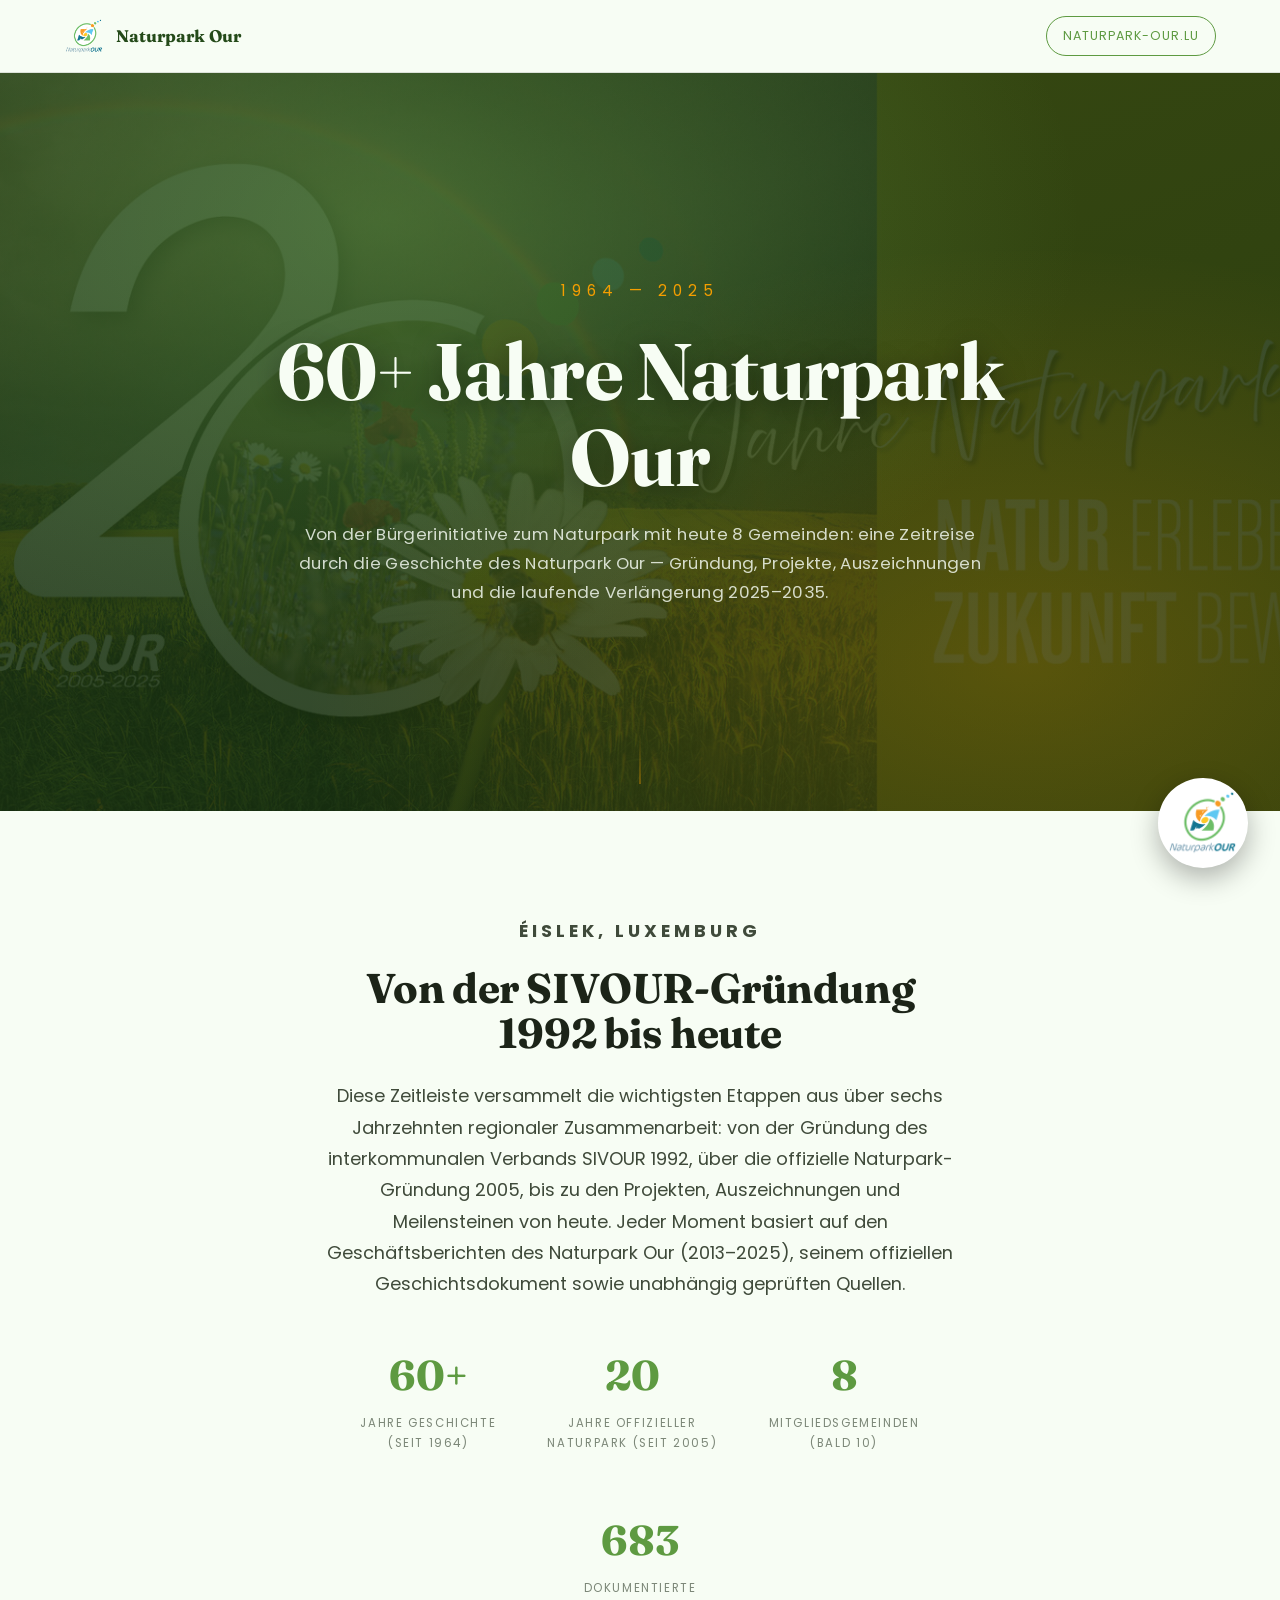
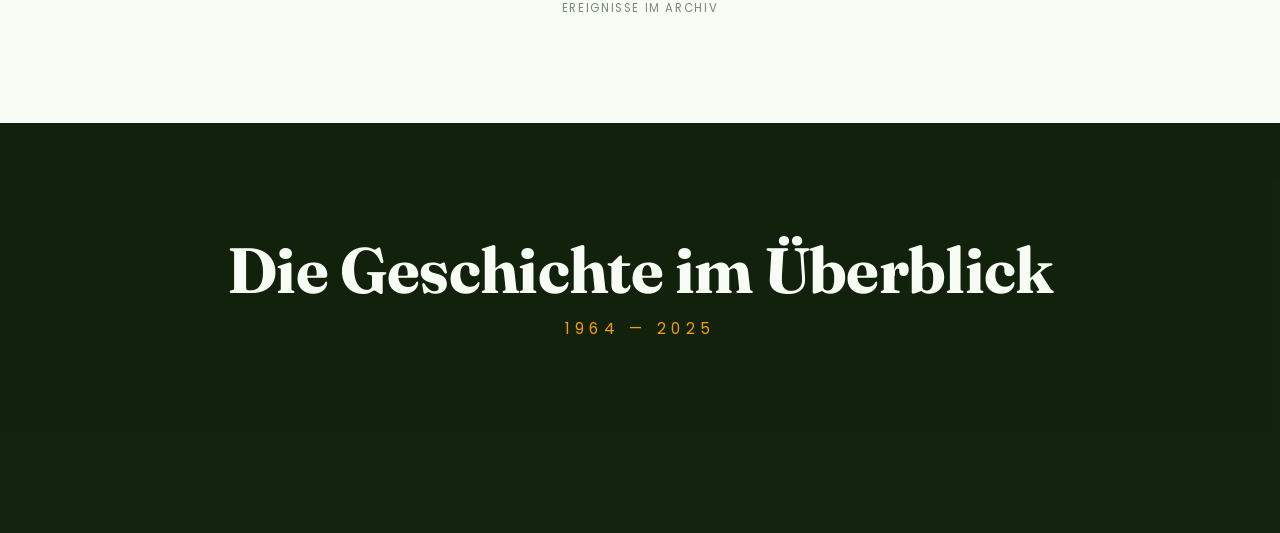
<file: index_shell_top.html>
<!DOCTYPE html>
<html lang="de">
<head>
  <meta charset="UTF-8"/>
  <meta name="viewport" content="width=device-width, initial-scale=1.0"/>
  <meta name="description" content="Naturpark Our — 60+ Joer Geschicht: eine Scroll-Zeitleiste von der SIVOUR-Gründung 1992 bis zur Verlängerung 2025-2035."/>
  <title>Naturpark Our — Eine Geschichte durch die Jahre</title>
  <link rel="stylesheet" href="css/timeline.css"/>
</head>
<body class="np-page">

  <!-- Top-of-page reading progress bar -->
  <div class="np-progress" aria-hidden="true"></div>

  <!-- Bottom-right scroll-rotating logo badge -->
  <aside class="np-spinner" aria-hidden="true">
    <div class="np-spinner__inner">
      <img src="content/images/logo.png" alt=""/>
    </div>
  </aside>

  <!-- Brand top bar -->
  <header class="np-topbar">
    <img src="content/images/logo.png" alt="Naturpark Our"/>
    <span>Naturpark Our</span>
    <a class="np-topbar-link" href="https://naturpark-our.lu" target="_blank" rel="noopener">naturpark-our.lu</a>
  </header>

  <main>

  <!-- ════════════════════════════════════════════════════════════
       HERO
       ════════════════════════════════════════════════════════════ -->
  <section class="np-hero" aria-label="Naturpark Our — Geschichte">
    <div class="np-hero-inner">
      <span class="np-hero-period">1964 — 2025</span>
      <h1 class="np-hero-title">60+ Jahre Naturpark Our</h1>
      <p class="np-hero-sub">
        Von der Bürgerinitiative zum Naturpark mit heute 8 Gemeinden: eine Zeitreise durch die Geschichte
        des Naturpark Our — Gründung, Projekte, Auszeichnungen und die laufende Verlängerung 2025–2035.
      </p>
    </div>
    <div class="np-hero-scroll-cue" aria-hidden="true"></div>
  </section>

  <!-- ════════════════════════════════════════════════════════════
       INTRO
       ════════════════════════════════════════════════════════════ -->
  <section class="np-intro">
    <div class="np-intro-inner">
      <p class="np-intro-eyebrow">Éislek, Luxemburg</p>
      <h2 class="np-intro-title">Von der SIVOUR-Gründung 1992 bis heute</h2>
      <p>
        Diese Zeitleiste versammelt die wichtigsten Etappen aus über sechs Jahrzehnten regionaler
        Zusammenarbeit: von der Gründung des interkommunalen Verbands SIVOUR 1992, über die offizielle
        Naturpark-Gründung 2005, bis zu den Projekten, Auszeichnungen und Meilensteinen von heute. Jeder
        Moment basiert auf den Geschäftsberichten des Naturpark Our (2013–2025), seinem offiziellen
        Geschichtsdokument sowie unabhängig geprüften Quellen.
      </p>
      <div class="np-intro-stats">
        <div class="np-stat"><strong>60+</strong><span>Jahre Geschichte<br/>(seit 1964)</span></div>
        <div class="np-stat"><strong>20</strong><span>Jahre offizieller<br/>Naturpark (seit 2005)</span></div>
        <div class="np-stat"><strong>8</strong><span>Mitglieds­gemeinden<br/>(bald 10)</span></div>
        <div class="np-stat"><strong>683</strong><span>dokumentierte<br/>Ereignisse im Archiv</span></div>
      </div>
    </div>
  </section>

  <!-- ════════════════════════════════════════════════════════════
       TIMELINE
       ════════════════════════════════════════════════════════════ -->
  <section class="np-timeline-section" aria-label="Zeitleiste">
    <div class="np-timeline-header">
      <h2>Die Geschichte im Überblick</h2>
      <span class="np-sub">1964 — 2025</span>
    </div>

    <ul class="np-timeline">
</file>
<file: css/timeline.css>
/* ══════════════════════════════════════════════════════════
   timeline.css — Naturpark Our: 60+ Joer Geschicht
   Adapted from the "memoria y resistencia" scroll-timeline
   template (singhimalaya "timeline" codepen pattern), reskinned
   with the Naturpark Our brand palette and simplified:
   no map, no audio player, single language (DE).
   ══════════════════════════════════════════════════════════ */

@import url("https://fonts.googleapis.com/css2?family=Fraunces:ital,opsz,wght@0,9..144,400;0,9..144,600;0,9..144,700;1,9..144,500&family=Poppins:wght@400;500;600;700&display=swap");

/* ── Brand tokens (from naturpark-our.lu) ─────────────────── */
body.np-page {
  --np-green:       #5e9a41;   /* deep leaf green */
  --np-green-light: #76b856;   /* brand green */
  --np-green-deep:  #244a19;   /* near-black green, for dark surfaces */
  --np-orange:      #f49e00;   /* brand accent orange */
  --np-orange-deep: #c17d00;
  --np-cream:       #f7fdf4;
  --np-cream-deep:  #ededed;
  --np-ink:         #1c2418;
  --np-ink-mid:     #3f4a3a;
  --np-ink-faint:   #7c8778;
  --np-line:        rgba(255, 255, 255, 0.12);
  --np-line-dark:   rgba(28, 36, 24, 0.12);

  --np-display: "Fraunces", "Georgia", serif;
  --np-mono:    "Poppins", "Inter", sans-serif;
  --np-body:    "Poppins", "Segoe UI", system-ui, sans-serif;

  --np-display-xl: clamp(3rem, 10vw, 7rem);
  --np-display-lg: clamp(2.25rem, 6vw, 4rem);
  --np-display-md: clamp(1.7rem, 3.6vw, 2.6rem);
  --np-body-lg:    clamp(1.05rem, 1.4vw, 1.2rem);
  --np-body-md:    clamp(0.95rem, 1.1vw, 1.05rem);
  --np-body-sm:    0.85rem;
  --np-caption:    0.72rem;

  --np-pad: clamp(1.25rem, 5vw, 4rem);
  --np-max: 72ch;

  --np-ease:     cubic-bezier(0.25, 1, 0.5, 1);
  --np-duration: 1s;

  background: var(--np-cream);
  color: var(--np-ink);
  font-family: var(--np-body);
  font-size: var(--np-body-md);
  line-height: 1.7;
  -webkit-font-smoothing: antialiased;
  margin: 0;
}

body.np-page * { box-sizing: border-box; }
body.np-page main { display: block; }
body.np-page img { max-width: 100%; height: auto; display: block; }
body.np-page a { color: inherit; }

.np-page h1, .np-page h2, .np-page h3 {
  font-family: var(--np-display);
  font-weight: 700;
  letter-spacing: -0.01em;
  line-height: 1.08;
  color: var(--np-ink);
  margin: 0;
}

/* ══ Reading progress bar ═══════════════════════════════════ */
.np-page .np-progress {
  position: fixed;
  top: 0; left: 0;
  height: 3px; width: 0%;
  background: var(--np-orange);
  z-index: 1000;
  transition: width 0.1s linear;
}

/* ══ Top brand strip ═════════════════════════════════════════ */
.np-page .np-topbar {
  position: relative;
  z-index: 20;
  display: flex;
  align-items: center;
  gap: 0.75rem;
  padding: 1rem var(--np-pad);
  background: var(--np-cream);
  border-bottom: 1px solid var(--np-line-dark);
}
.np-page .np-topbar img { height: 40px; width: auto; }
.np-page .np-topbar span {
  font-family: var(--np-display);
  font-weight: 700;
  font-size: 1.05rem;
  color: var(--np-green-deep);
}
.np-page .np-topbar a.np-topbar-link {
  margin-left: auto;
  font-family: var(--np-mono);
  font-size: 0.78rem;
  letter-spacing: 0.08em;
  text-transform: uppercase;
  text-decoration: none;
  color: var(--np-green);
  border: 1px solid var(--np-green);
  border-radius: 999px;
  padding: 0.5rem 1rem;
  transition: background 0.2s ease, color 0.2s ease;
}
.np-page .np-topbar a.np-topbar-link:hover {
  background: var(--np-green);
  color: #fff;
}

/* ══ Hero ═════════════════════════════════════════════════ */
.np-page .np-hero {
  position: relative;
  min-height: 82vh;
  display: flex;
  align-items: center;
  justify-content: center;
  /* 20-year-anniversary campaign photo as the initial panel image, with the
     original gradients kept on top (now translucent) as a legibility scrim
     over the photo rather than an opaque backdrop. */
  background-image:
    radial-gradient(ellipse at 30% 20%, rgba(118,184,86,0.35), transparent 55%),
    radial-gradient(ellipse at 80% 80%, rgba(244,158,0,0.22), transparent 50%),
    linear-gradient(160deg, rgba(29,55,20,0.86) 0%, rgba(23,48,15,0.9) 100%),
    url("../content/images/20-jahre-naturpark-our.jpg");
  background-repeat: no-repeat;
  background-position: center;
  background-size: cover;
  overflow: hidden;
  text-align: center;
}
.np-page .np-hero-inner {
  position: relative;
  z-index: 2;
  padding: 4rem var(--np-pad);
  max-width: 900px;
}
.np-page .np-hero-period {
  display: inline-block;
  font-family: var(--np-mono);
  font-size: 0.95rem;
  letter-spacing: 0.4em;
  color: var(--np-orange);
  margin-bottom: 1.5rem;
}
.np-page .np-hero-title {
  font-size: clamp(2.4rem, 7vw, 5rem);
  color: var(--np-cream);
  text-shadow: 0 4px 28px rgba(0,0,0,0.35);
  margin: 0 0 1.25rem;
}
.np-page .np-hero-sub {
  font-family: var(--np-body);
  font-size: 1.05rem;
  letter-spacing: 0.02em;
  color: rgba(247,253,244,0.82);
  max-width: 44rem;
  margin: 0 auto;
}
.np-page .np-hero-scroll-cue {
  position: absolute;
  bottom: 3vh; left: 50%;
  transform: translateX(-50%);
  z-index: 2;
  width: 1px; height: 3rem;
  background: linear-gradient(to bottom, transparent, var(--np-orange));
  opacity: 0.7;
  animation: np-cue 2.4s var(--np-ease) infinite;
}
@keyframes np-cue {
  0%, 100% { transform: translateX(-50%) scaleY(0.5); transform-origin: top; opacity: 0; }
  50%      { transform: translateX(-50%) scaleY(1);   transform-origin: top; opacity: 0.7; }
}

/* ══ Intro ═══════════════════════════════════════════════════ */
.np-page .np-intro {
  background: var(--np-cream);
  padding: clamp(3.5rem, 9vw, 6.5rem) var(--np-pad);
}
.np-page .np-intro-inner {
  max-width: var(--np-max);
  margin: 0 auto;
  text-align: center;
}
.np-page .np-intro-eyebrow {
  font-family: var(--np-mono);
  font-size: var(--np-caption);
  font-weight: 700;
  letter-spacing: 0.22em;
  text-transform: uppercase;
  color: var(--np-orange-deep);
  margin: 0 0 1rem;
}
.np-page .np-intro-title {
  font-size: var(--np-display-md);
  margin: 0 0 1.5rem;
}
.np-page .np-intro p {
  font-size: var(--np-body-lg);
  line-height: 1.75;
  color: var(--np-ink-mid);
  margin: 0 auto 1.25rem;
  max-width: 58ch;
}
.np-page .np-intro-stats {
  display: flex;
  flex-wrap: wrap;
  justify-content: center;
  gap: clamp(1.5rem, 4vw, 3.5rem);
  margin-top: 2.5rem;
}
.np-page .np-stat {
  min-width: 8rem;
}
.np-page .np-stat strong {
  display: block;
  font-family: var(--np-display);
  font-size: clamp(1.8rem, 3.5vw, 2.6rem);
  color: var(--np-green);
}
.np-page .np-stat span {
  display: block;
  font-family: var(--np-mono);
  font-size: 0.72rem;
  letter-spacing: 0.14em;
  text-transform: uppercase;
  color: var(--np-ink-faint);
  margin-top: 0.25rem;
}

/* ══════════════════════════════════════════════════════════
   TIMELINE
   ════════════════════════════════════════════════════════════ */
.np-page .np-timeline-section {
  position: relative;
  background: var(--np-green-deep);
  background-size: cover;
  background-position: center center;
  background-attachment: fixed;
  transition: background-image 0.6s var(--np-ease);
  padding: clamp(4rem, 10vw, 7rem) 0 clamp(5rem, 10vw, 8rem);
  overflow: hidden;
  isolation: isolate;
}
.np-page .np-timeline-section::before {
  content: "";
  position: absolute; inset: 0;
  background: rgba(15, 28, 10, 0.88);
  z-index: 0;
}
.np-page .np-timeline-header {
  position: relative; z-index: 1;
  text-align: center;
  margin-bottom: 4rem;
  padding: 0 var(--np-pad);
}
.np-page .np-timeline-header h2 {
  color: var(--np-cream);
  font-size: var(--np-display-lg);
  margin: 0 0 0.75rem;
}
.np-page .np-timeline-header .np-sub {
  display: inline-block;
  color: var(--np-orange);
  font-family: var(--np-mono);
  font-size: 0.95rem;
  letter-spacing: 0.35em;
}

/* Tier toggle: Meilensteine / Ereignisse / Alles entdecken */
.np-page .np-tier-toggle {
  position: relative; z-index: 1;
  display: flex;
  justify-content: center;
  flex-wrap: wrap;
  gap: 0.5rem;
  margin: 0 auto 1.1rem;
  padding: 0 var(--np-pad);
}
.np-page .np-tier-btn {
  font-family: var(--np-mono);
  font-size: 0.78rem;
  letter-spacing: 0.06em;
  color: rgba(255, 255, 255, 0.72);
  background: rgba(255, 255, 255, 0.08);
  border: 1px solid rgba(255, 255, 255, 0.22);
  border-radius: 999px;
  padding: 0.55rem 1.1rem;
  cursor: pointer;
  transition: background 0.25s var(--np-ease), color 0.25s var(--np-ease), border-color 0.25s var(--np-ease);
}
.np-page .np-tier-btn:hover { background: rgba(255, 255, 255, 0.16); color: #fff; }
.np-page .np-tier-btn[aria-pressed="true"] {
  background: var(--np-orange);
  border-color: var(--np-orange);
  color: #241a00;
  font-weight: 600;
}
.np-page .np-tier-btn .np-tier-count {
  opacity: 0.75;
  font-size: 0.72em;
}
.np-page .np-tier-hint {
  position: relative; z-index: 1;
  text-align: center;
  max-width: 34rem;
  margin: 0 auto 3.5rem;
  padding: 0 var(--np-pad);
  color: rgba(255, 255, 255, 0.6);
  font-size: 0.88rem;
  line-height: 1.5;
}
.np-page .np-tier-hint span { display: none; }
.np-page .np-timeline-section[data-active-tier="timeline"] .np-tier-hint-timeline { display: inline; }
.np-page .np-timeline-section[data-active-tier="internal"] .np-tier-hint-internal { display: inline; }

/* Show only items matching the currently-selected tier. Exclusive tiers:
   every .np-item has exactly one data-tier value (Meilensteine + Ereignisse
   were merged into a single "timeline" tier — 2-way toggle). */
.np-page .np-timeline-section[data-active-tier="timeline"] .np-item:not([data-tier="timeline"]) { display: none; }
.np-page .np-timeline-section[data-active-tier="internal"] .np-item:not([data-tier="internal"]) { display: none; }

/* Small "internal" tag styling — same shape as the regular tag but a bit
   more muted, since these are secondary/supplementary entries. */
.np-page .np-item--internal .np-item__tag {
  opacity: 0.85;
}

/* Logo-only image slot: used when we have an event's logo but no photo.
   Shown as a contained mark on a light neutral card instead of the usual
   full-bleed photo, so small/white-background logos don't look stretched. */
.np-page .np-item__img-wrap--logo-only {
  background: linear-gradient(135deg, #eef3e9, #dbe6d3);
  display: flex;
  align-items: center;
  justify-content: center;
  padding: 1.75rem;
}
.np-page .np-item__img-wrap--logo-only .np-item__logo-solo {
  width: auto;
  height: auto;
  max-width: 70%;
  max-height: 70%;
  object-fit: contain;
  box-shadow: none;
  background: none;
  border-radius: 0;
  padding: 0;
  position: static;
}

.np-page .np-timeline {
  position: relative; z-index: 1;
  display: flex;
  flex-direction: column;
  flex-wrap: wrap;
  margin: 0 auto;
  max-width: 1100px;
  padding: 0 var(--np-pad);
  list-style: none;
}
.np-page .np-timeline::before {
  content: "";
  position: absolute;
  left: 50%; top: 0;
  width: 2px; height: 100%;
  margin-left: -1px;
  background: rgba(255, 255, 255, 0.12);
}

.np-page .np-item {
  position: relative;
  box-sizing: border-box;
  width: calc(50% - 50px);
  padding: 65px 0;
  opacity: 0.28;
  filter: blur(2px);
  /* Only paint properties (opacity/filter) here — no transform. A transform
     on this element would shift its own geometry, which is exactly what the
     IntersectionObserver in timeline.js measures to decide what's "active".
     Animating a translateY here creates a feedback loop: activating moves
     the element, which changes its intersection, which can flip the active
     item back and forth (visible as the background/scroll jumping when the
     scroll position lands near a tile boundary). The translateY lives on
     .np-item__inner instead, which is invisible to the observer since it
     doesn't change .np-item's own bounding box. */
  transition: opacity .6s var(--np-ease), filter .6s var(--np-ease);
  display: flex;
}
.np-page .np-item:nth-child(even) { align-self: flex-end; }

.np-page .np-item::before {
  content: attr(data-label);
  font-family: var(--np-mono);
  font-size: 0.74rem;
  letter-spacing: 0.28em;
  text-transform: uppercase;
  color: rgba(255, 255, 255, 0.5);
  position: absolute;
  width: 100%;
  top: 70%;
  margin-top: -5px;
  padding-left: 24px;
  border-left: 2px solid rgba(244, 158, 0, 0.5);
  right: calc(-100% - 70px);
  opacity: 0;
  transition: opacity .35s ease .15s, top .35s ease .15s;
}
.np-page .np-item:nth-child(even)::before {
  right: auto;
  left: calc(-100% - 70px);
  padding-left: 0;
  padding-right: 24px;
  border-left: none;
  border-right: 2px solid rgba(244, 158, 0, 0.5);
  text-align: right;
}

/* JS-assigned zig-zag, based on VISIBLE order rather than raw DOM position —
   needed once the tier toggle hides most items, since :nth-child(even)
   above would otherwise count hidden items too and break the alternation.
   Same source-order trick: these rules come after :nth-child so they win
   at equal specificity. */
.np-page .np-item.np-zig-left { align-self: flex-start; }
.np-page .np-item.np-zig-left::before {
  right: calc(-100% - 70px); left: auto;
  padding-left: 24px; padding-right: 0;
  border-left: 2px solid rgba(244, 158, 0, 0.5); border-right: none;
  text-align: left;
}
.np-page .np-item.np-zig-right { align-self: flex-end; }
.np-page .np-item.np-zig-right::before {
  right: auto; left: calc(-100% - 70px);
  padding-left: 0; padding-right: 24px;
  border-left: none; border-right: 2px solid rgba(244, 158, 0, 0.5);
  text-align: right;
}
.np-page .np-item.is-active { opacity: 1; filter: blur(0); }
.np-page .np-item.is-active::before { opacity: 1; top: 50%; }

.np-page .np-item__inner {
  width: 100%;
  transform: translateY(-50px);
  transition: transform .6s var(--np-ease);
}
.np-page .np-item.is-active .np-item__inner { transform: translateY(0); }

.np-page .np-item__img-wrap {
  border-radius: 6px;
  overflow: hidden;
  background: rgba(0, 0, 0, 0.35);
  box-shadow: 0 18px 40px rgba(0, 0, 0, 0.45);
  aspect-ratio: 4 / 3;
  position: relative;
}
.np-page .np-item__img-wrap img { width: 100%; height: 100%; object-fit: cover; display: block; }
.np-page .np-item__img-wrap .np-img-placeholder {
  position: absolute; inset: 0;
  display: flex; align-items: center; justify-content: center;
  background: linear-gradient(135deg, #3c6b2b, #1d3714);
  color: rgba(255, 255, 255, 0.4);
  font-family: var(--np-mono);
  font-size: 0.78rem;
  letter-spacing: 0.2em;
  text-transform: uppercase;
  text-align: center;
  padding: 1rem;
}

/* Small photo-credit badge, bottom-right corner of the image. */
.np-page .np-item__img-wrap .np-item__credit {
  position: absolute;
  right: 0.5rem;
  bottom: 0.5rem;
  background: rgba(0, 0, 0, 0.55);
  color: rgba(255, 255, 255, 0.92);
  font-family: var(--np-mono);
  font-size: 0.68rem;
  letter-spacing: 0.03em;
  padding: 0.22rem 0.55rem;
  border-radius: 3px;
  backdrop-filter: blur(2px);
  pointer-events: none;
}

/* Small partner/event logo badge, top-left corner of the image (opposite
   the credit badge). Auto-sized, white pill background so logos with
   transparent or white backgrounds stay legible over any photo. */
.np-page .np-item__img-wrap .np-item__logo-badge {
  position: absolute;
  left: 0.5rem;
  top: 0.5rem;
  width: auto;
  height: 2.4rem;
  max-width: 42%;
  object-fit: contain;
  background: rgba(255, 255, 255, 0.92);
  border-radius: 4px;
  padding: 0.3rem 0.5rem;
  box-shadow: 0 2px 8px rgba(0, 0, 0, 0.35);
}

.np-page .np-item__year {
  font-family: var(--np-display);
  font-weight: 700;
  font-size: clamp(2.2rem, 4.6vw, 3.6rem);
  margin: 1rem 0 0.25rem;
  color: var(--np-cream);
  letter-spacing: -0.01em;
  transition: margin .35s var(--np-ease);
  line-height: 1;
}
.np-page .np-item__year--range {
  font-size: clamp(1.4rem, 2.8vw, 2.2rem);
  line-height: 1.15;
}
.np-page .np-item.is-active .np-item__year { margin: -10px 0 1rem; }

.np-page .np-item__title {
  font-family: var(--np-display);
  font-style: italic;
  font-weight: 500;
  font-size: 1.12rem;
  color: var(--np-orange);
  margin: 0 0 0.75rem;
  line-height: 1.35;
}
.np-page .np-item__desc {
  font-family: var(--np-body);
  font-size: 0.97rem;
  line-height: 1.65;
  color: rgba(255, 255, 255, 0.80);
  margin: 0;
}
.np-page .np-item__desc + .np-item__desc { margin-top: 1rem; }
.np-page .np-item__tag {
  display: inline-block;
  margin-bottom: 0.6rem;
  font-family: var(--np-mono);
  font-size: 0.66rem;
  letter-spacing: 0.16em;
  text-transform: uppercase;
  color: var(--np-green-light);
  background: rgba(118, 184, 86, 0.15);
  border: 1px solid rgba(118, 184, 86, 0.4);
  border-radius: 999px;
  padding: 0.2rem 0.7rem;
}

/* ── Text-only variant ─────────────────────────────────────── */
.np-page .np-item--text .np-item__year {
  font-size: clamp(2.6rem, 5.6vw, 4.2rem);
  margin: 0 0 0.5rem;
  color: var(--np-orange);
}
.np-page .np-item--text.is-active .np-item__year { margin: 0 0 1rem; }
.np-page .np-item--text .np-item__inner::before {
  content: "";
  display: block;
  width: 3rem; height: 3px;
  background: var(--np-orange);
  margin: 0 0 1.5rem;
  opacity: 0.7;
}
.np-page .np-item--text .np-item__title {
  font-size: 1.2rem;
  color: var(--np-cream);
  font-style: normal;
  margin-bottom: 1rem;
}
.np-page .np-item--text .np-item__desc {
  font-size: 1.02rem;
  line-height: 1.75;
  color: rgba(255, 255, 255, 0.84);
}

.np-page .np-item__quote {
  font-family: var(--np-display);
  font-style: italic;
  font-weight: 500;
  font-size: clamp(1.1rem, 2vw, 1.5rem);
  line-height: 1.45;
  color: var(--np-cream);
  margin: 0 0 1rem;
  padding-left: 1.25rem;
  border-left: 3px solid var(--np-orange);
}
.np-page .np-item__quote-cite {
  display: block;
  font-family: var(--np-mono);
  font-size: 0.72rem;
  letter-spacing: 0.18em;
  text-transform: uppercase;
  color: rgba(255, 255, 255, 0.55);
  margin-top: 0.5rem;
}

/* ── Wide variant ─────────────────────────────────────────── */
.np-page .np-item--wide {
  width: 100%;
  align-self: center !important;
  display: block;
  padding: 85px 0;
}
.np-page .np-item--wide .np-item__inner {
  max-width: 720px;
  margin: 0 auto;
  padding: 0 1rem;
}
.np-page .np-item--wide::before {
  position: relative;
  right: auto !important;
  left: auto !important;
  border: none !important;
  padding: 0 !important;
  text-align: center !important;
  width: auto;
  display: block;
  margin: 0 auto 1.5rem;
  top: auto;
  opacity: 0.55;
  max-width: 720px;
}
.np-page .np-item--wide.is-active::before { top: auto; opacity: 1; }

/* mobile timeline */
@media (max-width: 820px) {
  .np-page .np-timeline::before { left: 28px; }
  .np-page .np-item {
    align-self: baseline !important;
    width: 100%;
    padding: 0 8px 90px 66px;
    transform: translateY(-30px);
  }
  .np-page .np-item::before {
    left: 12px !important;
    right: auto !important;
    width: 30px;
    top: 32px;
    margin-top: 0;
    border: none !important;
    padding: 0 !important;
    text-align: center !important;
    color: rgba(255, 255, 255, 0.55);
    font-size: 0.66rem;
    letter-spacing: 0.18em;
    transform: rotate(-90deg);
    transform-origin: left top;
    opacity: 1;
  }
  .np-page .np-item__year { font-size: 2.2rem; }
}

/* ══ Outro ═══════════════════════════════════════════════════ */
.np-page .np-outro {
  background: var(--np-cream);
  padding: clamp(3.5rem, 9vw, 7rem) var(--np-pad);
}
.np-page .np-outro-inner {
  max-width: var(--np-max);
  margin: 0 auto;
  text-align: center;
}
.np-page .np-outro h2 { font-size: var(--np-display-md); margin: 0 0 1.5rem; }
.np-page .np-outro p {
  font-size: var(--np-body-lg);
  line-height: 1.75;
  color: var(--np-ink-mid);
  margin: 0 auto 1.25rem;
  max-width: 56ch;
}
.np-page .np-outro-cta {
  display: inline-block;
  margin-top: 1rem;
  padding: 0.8rem 1.75rem;
  border-radius: 999px;
  background: var(--np-green);
  color: #fff;
  text-decoration: none;
  font-family: var(--np-mono);
  font-size: 0.82rem;
  letter-spacing: 0.1em;
  text-transform: uppercase;
  transition: background 0.2s ease, transform 0.2s ease;
}
.np-page .np-outro-cta:hover { background: var(--np-green-deep); transform: translateY(-1px); }

/* ══ References ══════════════════════════════════════════════ */
.np-page .np-refs {
  max-width: var(--np-max);
  margin: 0 auto;
  padding: 3rem var(--np-pad) 5rem;
  border-top: 1px solid var(--np-line-dark);
  font-size: var(--np-body-sm);
  color: var(--np-ink-mid);
}
.np-page .np-refs h3 {
  font-size: var(--np-caption);
  font-weight: 700;
  letter-spacing: 0.18em;
  text-transform: uppercase;
  color: var(--np-orange-deep);
  margin: 0 0 1.5rem;
}
.np-page .np-refs ol { padding-left: 1.5rem; }
.np-page .np-refs ol li { margin-bottom: 0.5rem; }
.np-page .np-refs a {
  color: var(--np-green);
  text-decoration: underline;
  text-decoration-color: var(--np-line-dark);
  text-underline-offset: 2px;
}
.np-page .np-refs a:hover { text-decoration-color: var(--np-green); }
.np-page .np-refs p.np-refs-note {
  font-style: italic;
  color: var(--np-ink-faint);
  margin-top: 1.5rem;
}

/* ══ Scroll-spinner badge (bottom-right, uses the Naturpark logo) ══ */
.np-page .np-spinner {
  position: fixed;
  right: clamp(1rem, 2.5vw, 2rem);
  bottom: clamp(1rem, 2.5vw, 2rem);
  width: clamp(64px, 7vw, 92px);
  height: clamp(64px, 7vw, 92px);
  border-radius: 50%;
  box-shadow: 0 10px 28px rgba(0, 0, 0, 0.3);
  z-index: 50;
  display: flex;
  align-items: center;
  justify-content: center;
  pointer-events: none;
  background: #fff;
}
.np-page .np-spinner__inner {
  width: 82%; height: 82%;
  display: flex; align-items: center; justify-content: center;
  will-change: transform;
}
.np-page .np-spinner__inner img { width: 100%; height: 100%; object-fit: contain; display: block; }

@media (max-width: 480px) {
  .np-page .np-spinner { right: 0.75rem; bottom: 0.75rem; width: 56px; height: 56px; }
}
@media (prefers-reduced-motion: reduce) {
  .np-page .np-spinner__inner { transform: none !important; }
  .np-page *, .np-page *::before, .np-page *::after {
    transition: none !important;
    animation: none !important;
  }
  .np-page .np-item { opacity: 1; filter: none; }
  .np-page .np-item__inner { transform: none; }
  .np-page .np-item::before { opacity: 1; top: 50%; }
  .np-page .np-timeline-section { background-attachment: scroll; }
}
@supports (-webkit-touch-callout: none) {
  .np-page .np-timeline-section { background-attachment: scroll; }
}
/* Touch / coarse-pointer devices: drop the blur filter and the fixed
   background attachment. Blur compositing across many timeline cards and
   a full-bleed fixed backdrop are the two most expensive things this page
   does, and mobile GPUs feel both as scroll jank. Opacity + transform
   alone still read clearly as "inactive vs. active" without the cost. */
@media (hover: none), (pointer: coarse) {
  .np-page .np-timeline-section { background-attachment: scroll; }
  .np-page .np-item {
    filter: none;
    opacity: 0.45;
    transition: opacity .35s var(--np-ease);
  }
  .np-page .np-item.is-active { filter: none; opacity: 1; }
}
@media print {
  .np-page .np-spinner { display: none; }
}

/* ══ Hidden-gem trigger (bottom-left) + archive-finds modal ══ */
.np-page .np-gem-trigger {
  position: fixed;
  left: clamp(1rem, 2.5vw, 2rem);
  bottom: clamp(1rem, 2.5vw, 2rem);
  width: clamp(40px, 5vw, 52px);
  height: clamp(40px, 5vw, 52px);
  border-radius: 50%;
  border: none;
  z-index: 50;
  display: flex;
  align-items: center;
  justify-content: center;
  background: rgba(255, 255, 255, 0.12);
  backdrop-filter: blur(3px);
  color: var(--np-orange);
  font-size: 1.15rem;
  cursor: pointer;
  opacity: 0.55;
  transition: opacity 0.3s var(--np-ease), transform 0.3s var(--np-ease), background 0.3s var(--np-ease);
}
.np-page .np-gem-trigger:hover,
.np-page .np-gem-trigger:focus-visible {
  opacity: 1;
  transform: scale(1.12) rotate(8deg);
  background: rgba(255, 255, 255, 0.22);
}
.np-page .np-gem-icon {
  display: inline-block;
  animation: np-gem-twinkle 3.4s ease-in-out infinite;
}
@keyframes np-gem-twinkle {
  0%, 100% { opacity: 0.65; transform: scale(1); }
  50% { opacity: 1; transform: scale(1.15); }
}
@media print {
  .np-page .np-gem-trigger { display: none; }
}

.np-page .np-gem-modal[hidden] { display: none; }
.np-page .np-gem-modal {
  position: fixed; inset: 0;
  z-index: 200;
  display: flex;
  align-items: center;
  justify-content: center;
  padding: 4vh 1.25rem;
}
.np-page .np-gem-modal__backdrop {
  position: absolute; inset: 0;
  background: rgba(10, 18, 8, 0.82);
  backdrop-filter: blur(2px);
}
.np-page .np-gem-modal__panel {
  position: relative;
  z-index: 1;
  background: var(--np-cream);
  color: var(--np-ink);
  border-radius: 14px;
  max-width: 62rem;
  width: 100%;
  max-height: 90vh;
  overflow-y: auto;
  padding: clamp(1.5rem, 4vw, 3rem);
  box-shadow: 0 30px 80px rgba(0, 0, 0, 0.5);
}
.np-page .np-gem-modal__close {
  position: absolute;
  top: 1rem; right: 1rem;
  width: 36px; height: 36px;
  border-radius: 50%;
  border: none;
  background: var(--np-cream-deep);
  color: var(--np-ink);
  font-size: 1rem;
  cursor: pointer;
  display: flex; align-items: center; justify-content: center;
  transition: background 0.2s var(--np-ease);
}
.np-page .np-gem-modal__close:hover { background: var(--np-orange); color: #241a00; }
.np-page .np-gem-modal__eyebrow {
  font-family: var(--np-mono);
  font-size: 0.78rem;
  letter-spacing: 0.28em;
  text-transform: uppercase;
  color: var(--np-orange-deep);
  margin: 0 0 0.5rem;
}
.np-page .np-gem-modal__title {
  font-family: var(--np-display);
  font-size: clamp(1.5rem, 3.5vw, 2.1rem);
  margin: 0 0 0.75rem;
  padding-right: 2.5rem;
}
.np-page .np-gem-modal__intro {
  max-width: 42rem;
  color: var(--np-ink-mid);
  line-height: 1.6;
  margin: 0 0 1.75rem;
}
.np-page .np-gem-grid {
  display: grid;
  grid-template-columns: repeat(auto-fill, minmax(220px, 1fr));
  gap: 1.25rem;
}
.np-page .np-gem-card {
  margin: 0;
  background: #fff;
  border-radius: 10px;
  overflow: hidden;
  box-shadow: 0 6px 18px rgba(0, 0, 0, 0.12);
  transition: transform 0.25s var(--np-ease), box-shadow 0.25s var(--np-ease);
}
.np-page .np-gem-card:hover { transform: translateY(-3px); box-shadow: 0 12px 26px rgba(0, 0, 0, 0.18); }
.np-page .np-gem-card a { display: block; position: relative; }
.np-page .np-gem-card img {
  width: 100%;
  aspect-ratio: 4 / 3;
  object-fit: cover;
  display: block;
}
/* Year badge, top-left corner of each thumbnail — lets the gallery read
   chronologically at a glance instead of as an unordered grab-bag. */
.np-page .np-gem-card__year {
  position: absolute;
  left: 0.55rem;
  top: 0.55rem;
  z-index: 2;
  background: rgba(36, 74, 25, 0.86);
  color: #fff;
  font-family: var(--np-mono);
  font-size: 0.7rem;
  font-weight: 600;
  letter-spacing: 0.04em;
  padding: 0.22rem 0.6rem;
  border-radius: 999px;
  box-shadow: 0 2px 6px rgba(0, 0, 0, 0.3);
}
.np-page .np-gem-card figcaption {
  padding: 0.75rem 0.9rem 1rem;
  font-size: 0.82rem;
  line-height: 1.45;
  color: var(--np-ink-mid);
}
@media (max-width: 480px) {
  .np-page .np-gem-modal__panel { padding: 1.25rem; }
  .np-page .np-gem-grid { grid-template-columns: repeat(auto-fill, minmax(150px, 1fr)); gap: 0.85rem; }
}
</file>
